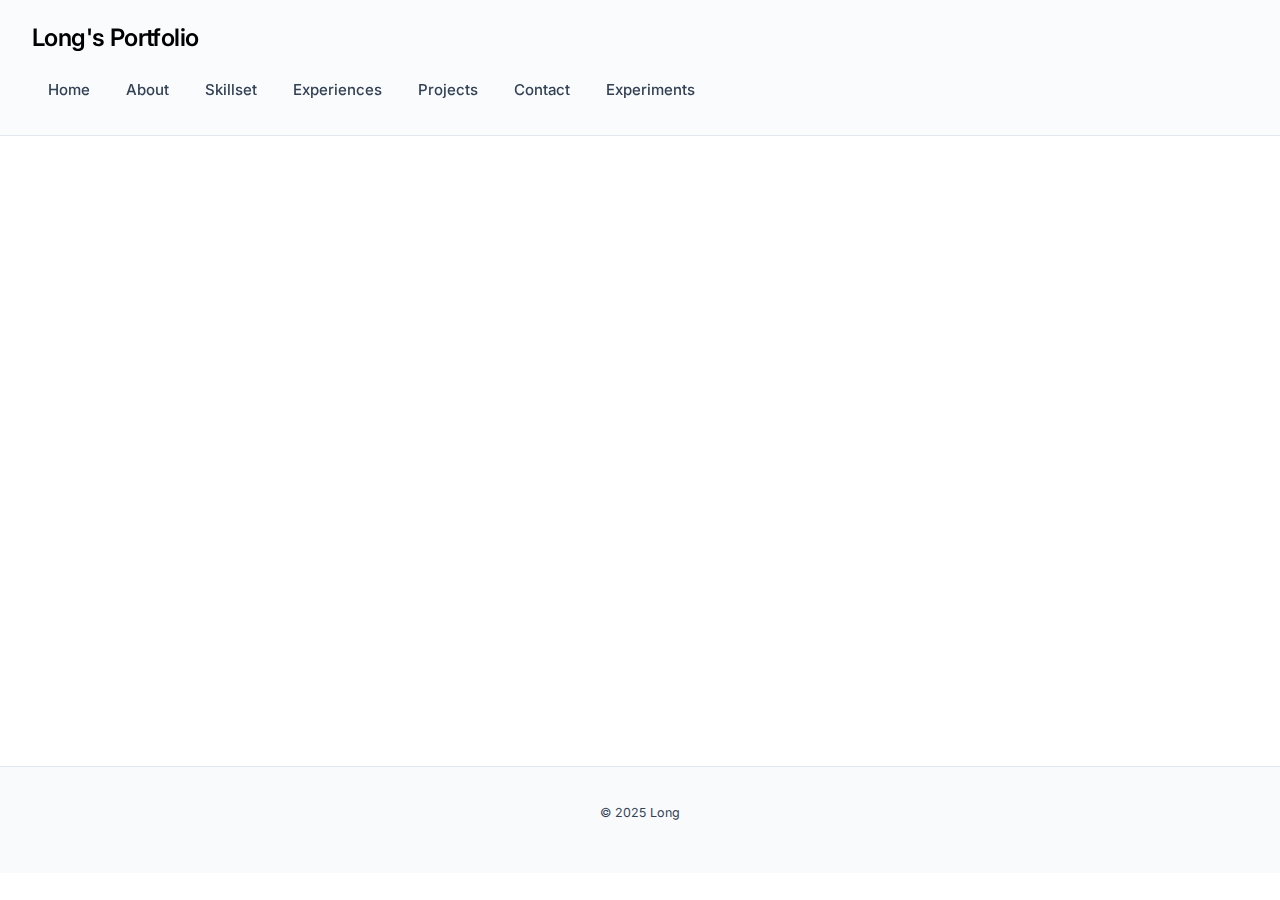
<file: index.html>
<!DOCTYPE html>
<html lang="en">
  <head>
    <meta charset="UTF-8" />
    <meta name="viewport" content="width=device-width, initial-scale=1.0" />
    <title>Long's Portfolio</title>

    <link rel="stylesheet" href="styles.css" />
  </head>
  <body>
    <noscript>javascript is disabled.</noscript>
    <header>
      <h1>Long's Portfolio</h1>
      <nav aria-label="Primary">
        <ul>
          <li><a href="index.html">Home</a></li>
          <li><a href="about.html">About</a></li>
          <li><a href="skillset.html">Skillset</a></li>
          <li><a href="experiences.html">Experiences</a></li>
          <li><a href="projects.html">Projects</a></li>
          <li><a href="contact.html">Contact</a></li>
          <li><a href="experiments.html">Experiments</a></li>
        </ul>
      </nav>
    </header>

    <main></main>

    <footer>
      <p><small>&copy; 2025 Long</small></p>
    </footer>
    <script>
      class HelloConsole extends HTMLElement {
        connectedCallback() {
          console.log("Hello world!");
        }
      }
      customElements.define("hello-console", HelloConsole);
    </script>
    <hello-console></hello-console>
    <script src="scripts.js"></script>
  </body>
</html>
</file>
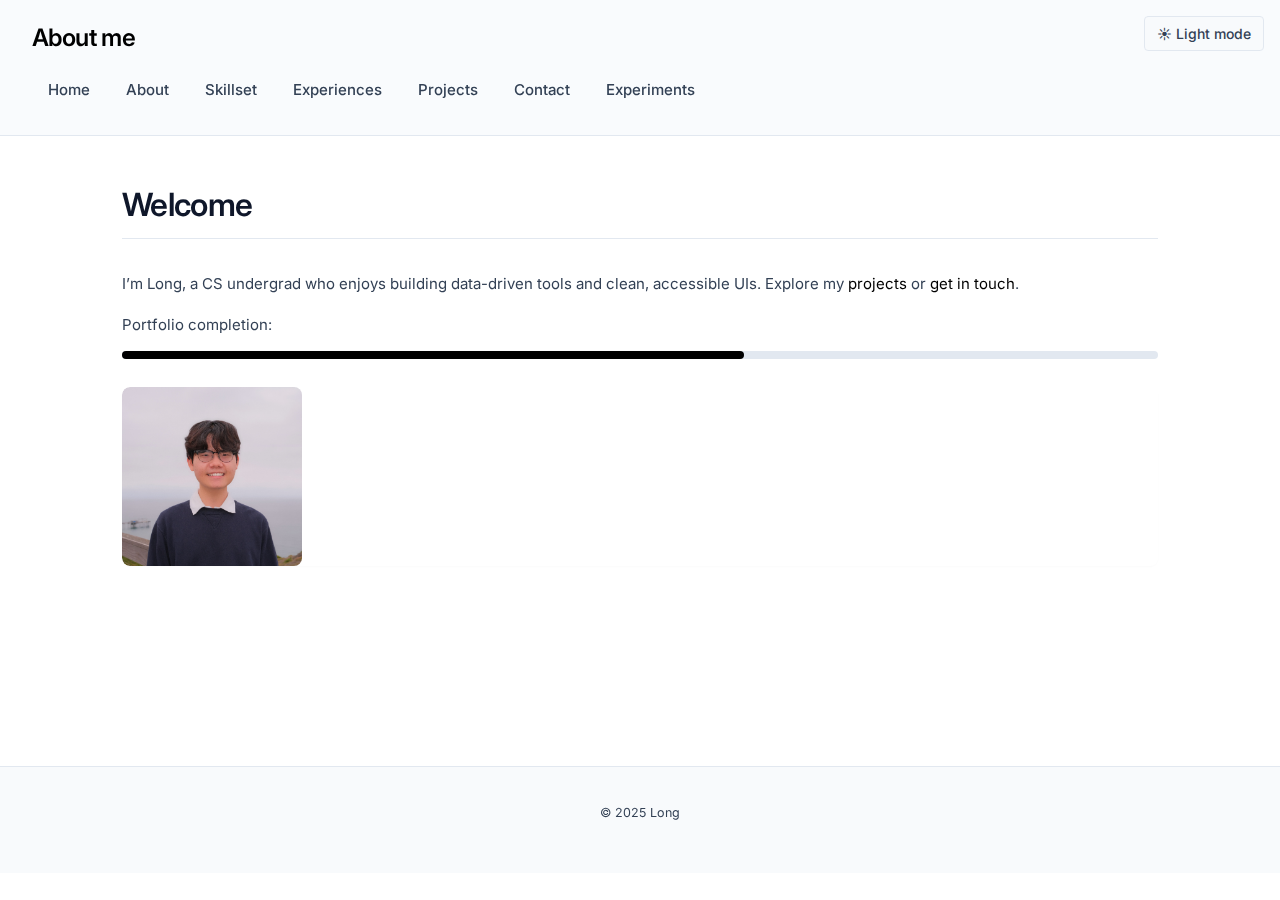
<file: about.html>
<!DOCTYPE html>
<html lang="en">
  <head>
    <meta charset="UTF-8" />
    <meta name="viewport" content="width=device-width, initial-scale=1.0" />
    <title>About me</title>

    <link rel="stylesheet" href="styles.css" />
  </head>
  <body>
    <button
      id="theme-toggle"
      hidden
      type="button"
      aria-label="Toggle color theme"
    ></button>
    <header>
      <noscript>javascript is disabled.</noscript>
      <h1>About me</h1>
      <nav aria-label="Primary">
        <ul>
          <li><a href="index.html">Home</a></li>
          <li><a href="about.html">About</a></li>
          <li><a href="skillset.html">Skillset</a></li>
          <li><a href="experiences.html">Experiences</a></li>
          <li><a href="projects.html">Projects</a></li>
          <li><a href="contact.html">Contact</a></li>
          <li><a href="experiments.html">Experiments</a></li>
        </ul>
      </nav>
    </header>

    <main>
      <section aria-labelledby="intro">
        <h2 id="intro">Welcome</h2>
        <p>
          I’m Long, a CS undergrad who enjoys building data-driven tools and
          clean, accessible UIs. Explore my
          <a href="projects.html">projects</a> or
          <a href="contact.html">get in touch</a>.
        </p>

        <p>
          Portfolio completion: <progress value="60" max="100">60%</progress>
        </p>

        <picture>
          <source srcset="assets/headshot-320.jpg" media="(max-width: 600px)" />
          <img
            src="assets/linkedin.jpeg"
            alt="Headshot of Long at UCSD"
            width="180"
          />
        </picture>
      </section>
    </main>

    <footer>
      <p><small>&copy; 2025 Long</small></p>
    </footer>
    <script>
      class HelloConsole extends HTMLElement {
        connectedCallback() {
          console.log("Hello world!");
        }
      }
      customElements.define("hello-console", HelloConsole);
    </script>
    <hello-console></hello-console>
    <script src="scripts.js"></script>
  </body>
</html>
</file>
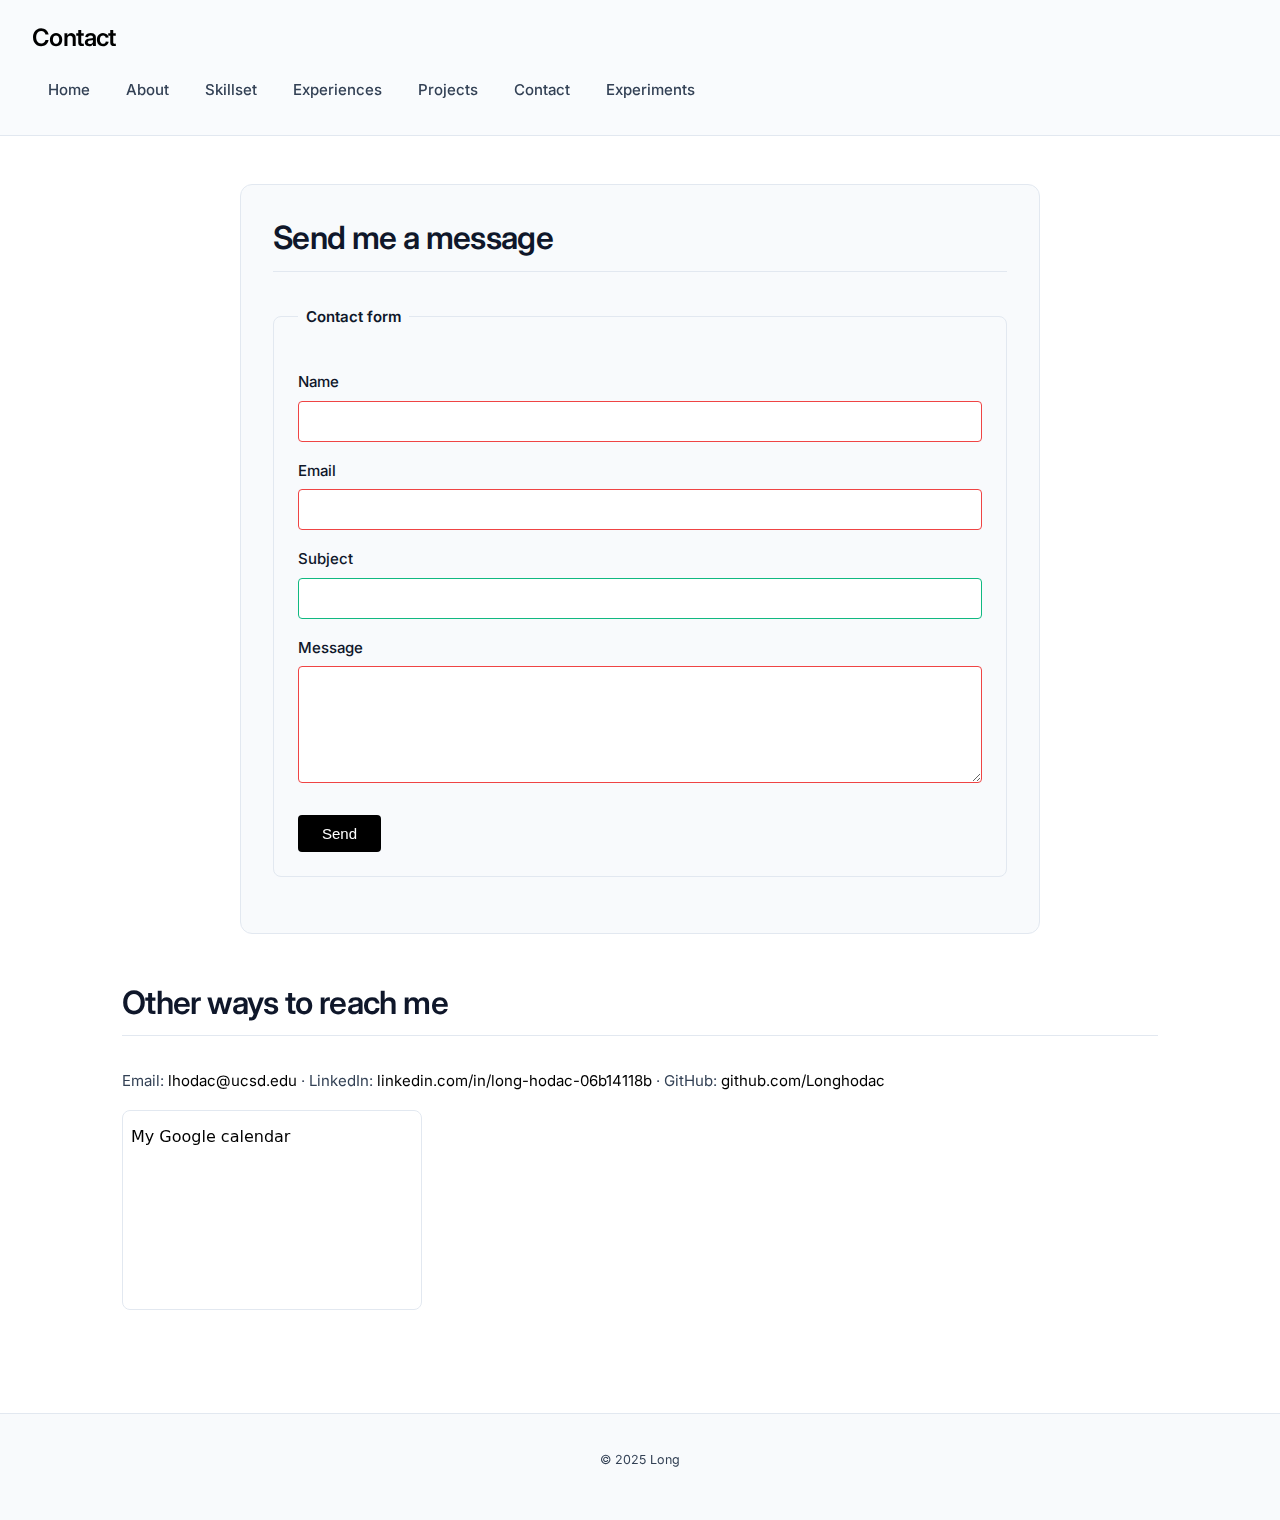
<file: contact.html>
<!DOCTYPE html>
<html lang="en">
  <head>
    <meta charset="UTF-8" />
    <meta name="viewport" content="width=device-width, initial-scale=1.0" />
    <title>Contact</title>

    <link rel="stylesheet" href="styles.css" />

  </head>
  <body>
    <noscript>javascript is disabled.</noscript>
    <header>
      <h1>Contact</h1>
      <nav aria-label="Primary">
        <ul>
          <li><a href="index.html">Home</a></li>
          <li><a href="about.html">About</a></li>
          <li><a href="skillset.html">Skillset</a></li>
          <li><a href="experiences.html">Experiences</a></li>
          <li><a href="projects.html">Projects</a></li>
          <li><a href="contact.html">Contact</a></li>
          <li><a href="experiments.html">Experiments</a></li>
        </ul>
      </nav>
    </header>

    <main>
      <section aria-labelledby="contact-form">
        <h2 id="contact-form">Send me a message</h2>

        <form action="#" method="post">
          <fieldset>
            <legend>Contact form</legend>

            <label for="name">Name</label>
            <input
              id="name"
              name="name"
              type="text"
              autocomplete="name"
              required
            />

            <label for="email">Email</label>
            <input
              id="email"
              name="email"
              type="email"
              autocomplete="email"
              required
            />

            <label for="subject">Subject</label>
            <input id="subject" name="subject" type="text" />

            <label for="message">Message</label>
            <textarea id="message" name="message" rows="5" required></textarea>

            <button type="submit">Send</button>
          </fieldset>
        </form>
      </section>

      <section aria-labelledby="alt-contact">
        <h2 id="alt-contact">Other ways to reach me</h2>
        <p>
          Email: <a href="mailto:lhodac@ucsd.edu">lhodac@ucsd.edu</a> ·
          LinkedIn:
          <a href="https://www.linkedin.com/in/long-hodac-06b14118b/"
            >linkedin.com/in/long-hodac-06b14118b</a
          >
          · GitHub:
          <a href="https://github.com/Longhodac">github.com/Longhodac</a>
        </p>

        <iframe
          title="Office/Map placeholder"
          width="300"
          height="200"
          srcdoc="<p style='font-family: system-ui'>My Google calendar</p>"
        >
        </iframe>
      </section>
    </main>

    <footer>
      <p><small>&copy; 2025 Long</small></p>
    </footer>
    <script>
      class HelloConsole extends HTMLElement {
        connectedCallback() {
          console.log("Hello world!");
        }
      }
      customElements.define("hello-console", HelloConsole);
    </script>
    <hello-console></hello-console>
    <script src="scripts.js"></script>
  </body>
</html>
</file>
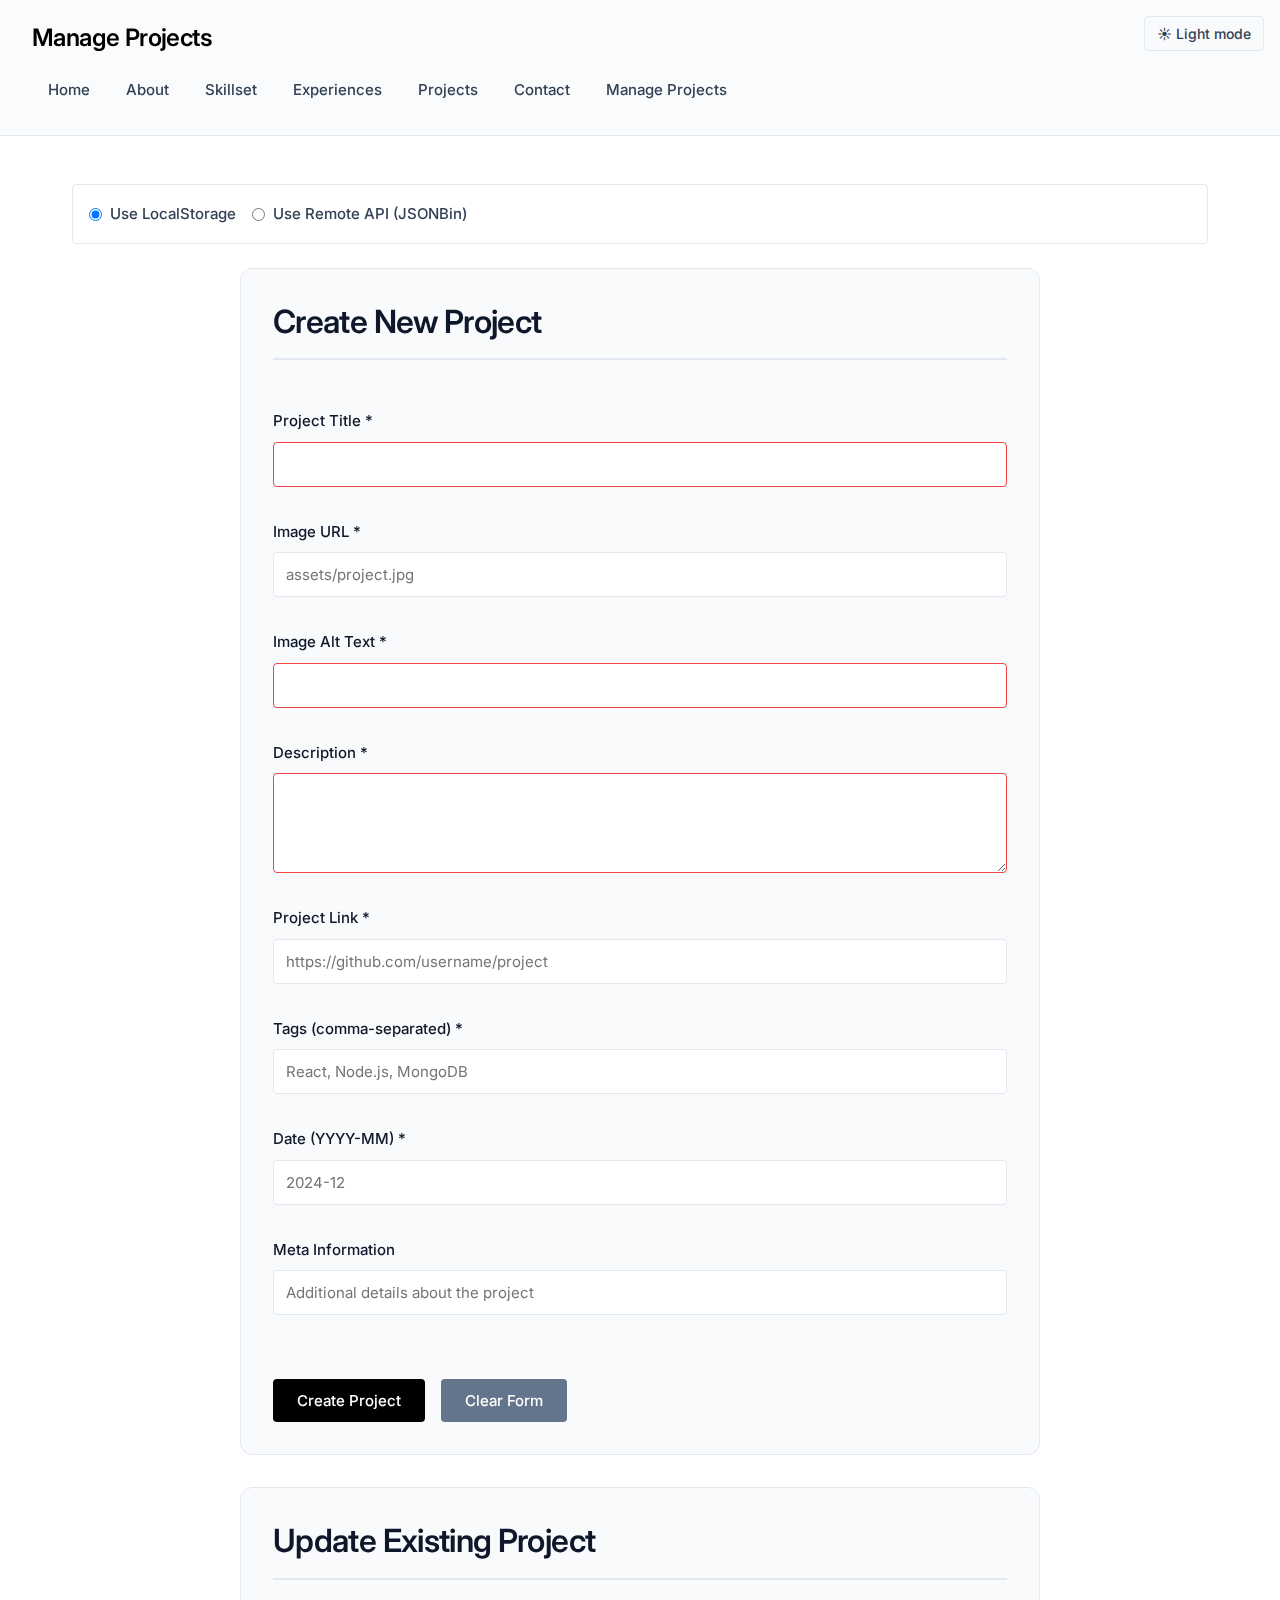
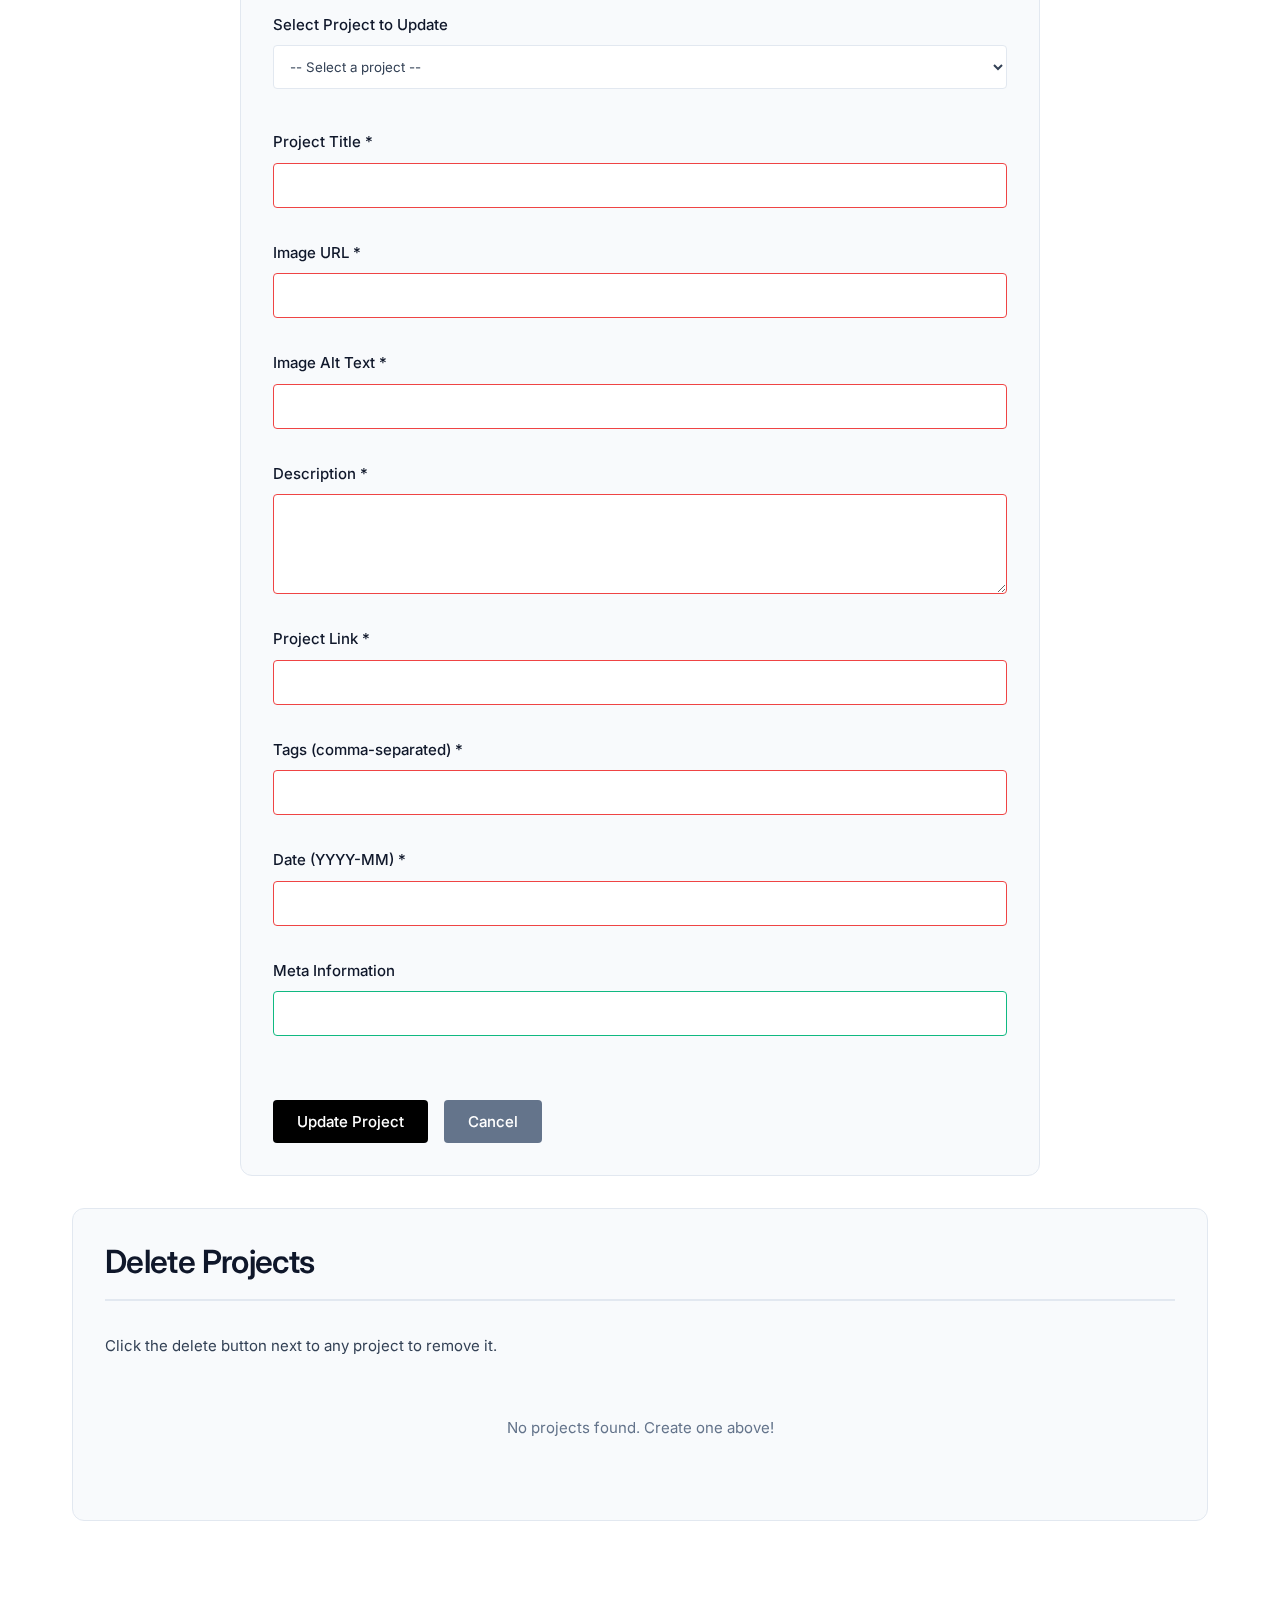
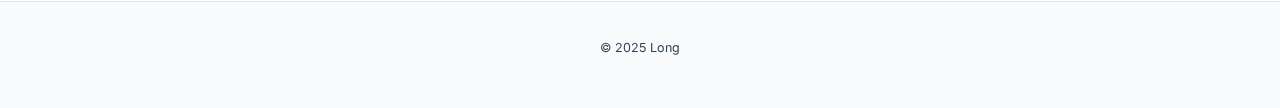
<file: crud.html>
<!DOCTYPE html>
<html lang="en">
  <head>
    <meta charset="UTF-8" />
    <meta name="viewport" content="width=device-width, initial-scale=1.0" />
    <title>Manage Projects - CRUD</title>
    <link rel="stylesheet" href="styles.css" />
    <style>
      .crud-container {
        max-width: 1200px;
        margin: 0 auto;
      }

      .crud-section {
        background: var(--surface-color);
        border: 1px solid var(--border-color);
        border-radius: var(--radius-lg);
        padding: 2rem;
        margin-bottom: 2rem;
      }

      .crud-section h2 {
        margin-top: 0;
        border-bottom: 2px solid var(--border-color);
        padding-bottom: 1rem;
      }

      .form-grid {
        display: grid;
        gap: 1rem;
      }

      .form-group {
        display: flex;
        flex-direction: column;
      }

      .form-group label {
        font-weight: 500;
        margin-bottom: 0.5rem;
        color: var(--primary-color);
      }

      .form-group input,
      .form-group textarea,
      .form-group select {
        padding: 0.75rem;
        border: 1px solid var(--border-color);
        border-radius: var(--radius-sm);
        font-family: var(--main-font);
        background: var(--bg-color);
        color: var(--text-color);
      }

      .form-group textarea {
        min-height: 100px;
        resize: vertical;
      }

      .btn-group {
        display: flex;
        gap: 1rem;
        margin-top: 1.5rem;
      }

      .btn {
        padding: 0.75rem 1.5rem;
        border: none;
        border-radius: var(--radius-sm);
        font-weight: 500;
        cursor: pointer;
        transition: all 0.2s;
        font-family: var(--main-font);
      }

      .btn-primary {
        background: var(--accent-color);
        color: var(--bg-color);
      }

      .btn-secondary {
        background: var(--secondary-color);
        color: var(--bg-color);
      }

      .btn-danger {
        background: #ef4444;
        color: white;
      }

      .btn:hover {
        opacity: 0.9;
        transform: translateY(-1px);
      }

      .project-list {
        display: grid;
        gap: 1rem;
        margin-top: 1.5rem;
      }

      .project-item {
        display: flex;
        justify-content: space-between;
        align-items: center;
        padding: 1rem;
        background: var(--bg-color);
        border: 1px solid var(--border-color);
        border-radius: var(--radius-sm);
      }

      .project-info h3 {
        margin: 0 0 0.5rem 0;
        font-size: 1.1rem;
      }

      .project-info p {
        margin: 0;
        color: var(--text-light);
        font-size: 0.875rem;
      }

      .project-actions {
        display: flex;
        gap: 0.5rem;
      }

      .btn-small {
        padding: 0.5rem 1rem;
        font-size: 0.875rem;
      }

      .storage-toggle {
        display: flex;
        gap: 1rem;
        margin-bottom: 1.5rem;
        padding: 1rem;
        background: var(--bg-color);
        border-radius: var(--radius-sm);
        border: 1px solid var(--border-color);
      }

      .storage-toggle label {
        display: flex;
        align-items: center;
        gap: 0.5rem;
        cursor: pointer;
        font-weight: 500;
      }

      .status-message {
        padding: 1rem;
        border-radius: var(--radius-sm);
        margin-bottom: 1rem;
        display: none;
      }

      .status-message.success {
        background: #dcfce7;
        color: #166534;
        border: 1px solid #86efac;
        display: block;
      }

      .status-message.error {
        background: #fee2e2;
        color: #991b1b;
        border: 1px solid #fca5a5;
        display: block;
      }
    </style>
  </head>
  <body>
    <button
      id="theme-toggle"
      hidden
      type="button"
      aria-label="Toggle color theme"
    ></button>

    <header>
      <h1>Manage Projects</h1>
      <nav aria-label="Primary">
        <ul>
          <li><a href="index.html">Home</a></li>
          <li><a href="about.html">About</a></li>
          <li><a href="skillset.html">Skillset</a></li>
          <li><a href="experiences.html">Experiences</a></li>
          <li><a href="projects.html">Projects</a></li>
          <li><a href="contact.html">Contact</a></li>
          <li><a href="crud.html">Manage Projects</a></li>
        </ul>
      </nav>
    </header>

    <main class="crud-container">
      <div id="status-message" class="status-message"></div>

      <div class="storage-toggle">
        <label>
          <input type="radio" name="storage" value="local" checked />
          Use LocalStorage
        </label>
        <label>
          <input type="radio" name="storage" value="remote" />
          Use Remote API (JSONBin)
        </label>
      </div>

      <!-- CREATE Section -->
      <section class="crud-section">
        <h2>Create New Project</h2>
        <form id="create-form" class="form-grid">
          <div class="form-group">
            <label for="create-title">Project Title *</label>
            <input type="text" id="create-title" required />
          </div>

          <div class="form-group">
            <label for="create-image">Image URL *</label>
            <input type="url" id="create-image" required placeholder="assets/project.jpg" />
          </div>

          <div class="form-group">
            <label for="create-alt">Image Alt Text *</label>
            <input type="text" id="create-alt" required />
          </div>

          <div class="form-group">
            <label for="create-description">Description *</label>
            <textarea id="create-description" required></textarea>
          </div>

          <div class="form-group">
            <label for="create-link">Project Link *</label>
            <input type="url" id="create-link" required placeholder="https://github.com/username/project" />
          </div>

          <div class="form-group">
            <label for="create-tags">Tags (comma-separated) *</label>
            <input type="text" id="create-tags" required placeholder="React, Node.js, MongoDB" />
          </div>

          <div class="form-group">
            <label for="create-date">Date (YYYY-MM) *</label>
            <input type="text" id="create-date" required placeholder="2024-12" pattern="\d{4}-\d{2}" />
          </div>

          <div class="form-group">
            <label for="create-meta">Meta Information</label>
            <input type="text" id="create-meta" placeholder="Additional details about the project" />
          </div>

          <div class="btn-group">
            <button type="submit" class="btn btn-primary">Create Project</button>
            <button type="reset" class="btn btn-secondary">Clear Form</button>
          </div>
        </form>
      </section>

      <!-- UPDATE Section -->
      <section class="crud-section">
        <h2>Update Existing Project</h2>
        <div class="form-group">
          <label for="update-select">Select Project to Update</label>
          <select id="update-select">
            <option value="">-- Select a project --</option>
          </select>
        </div>

        <form id="update-form" class="form-grid" style="margin-top: 1.5rem;">
          <input type="hidden" id="update-index" />

          <div class="form-group">
            <label for="update-title">Project Title *</label>
            <input type="text" id="update-title" required />
          </div>

          <div class="form-group">
            <label for="update-image">Image URL *</label>
            <input type="url" id="update-image" required />
          </div>

          <div class="form-group">
            <label for="update-alt">Image Alt Text *</label>
            <input type="text" id="update-alt" required />
          </div>

          <div class="form-group">
            <label for="update-description">Description *</label>
            <textarea id="update-description" required></textarea>
          </div>

          <div class="form-group">
            <label for="update-link">Project Link *</label>
            <input type="url" id="update-link" required />
          </div>

          <div class="form-group">
            <label for="update-tags">Tags (comma-separated) *</label>
            <input type="text" id="update-tags" required />
          </div>

          <div class="form-group">
            <label for="update-date">Date (YYYY-MM) *</label>
            <input type="text" id="update-date" required pattern="\d{4}-\d{2}" />
          </div>

          <div class="form-group">
            <label for="update-meta">Meta Information</label>
            <input type="text" id="update-meta" />
          </div>

          <div class="btn-group">
            <button type="submit" class="btn btn-primary">Update Project</button>
            <button type="button" class="btn btn-secondary" id="cancel-update">Cancel</button>
          </div>
        </form>
      </section>

      <!-- DELETE Section -->
      <section class="crud-section">
        <h2>Delete Projects</h2>
        <p>Click the delete button next to any project to remove it.</p>
        <div id="delete-list" class="project-list">
          <!-- Projects will be loaded here -->
        </div>
      </section>
    </main>

    <footer>
      <p><small>&copy; 2025 Long</small></p>
    </footer>

    <script>
      class HelloConsole extends HTMLElement {
        connectedCallback() {
          console.log("Hello world!");
        }
      }
      customElements.define("hello-console", HelloConsole);
    </script>
    <hello-console></hello-console>
    <script src="scripts.js"></script>
    <script src="crud-operations.js"></script>
  </body>
</html>
</file>
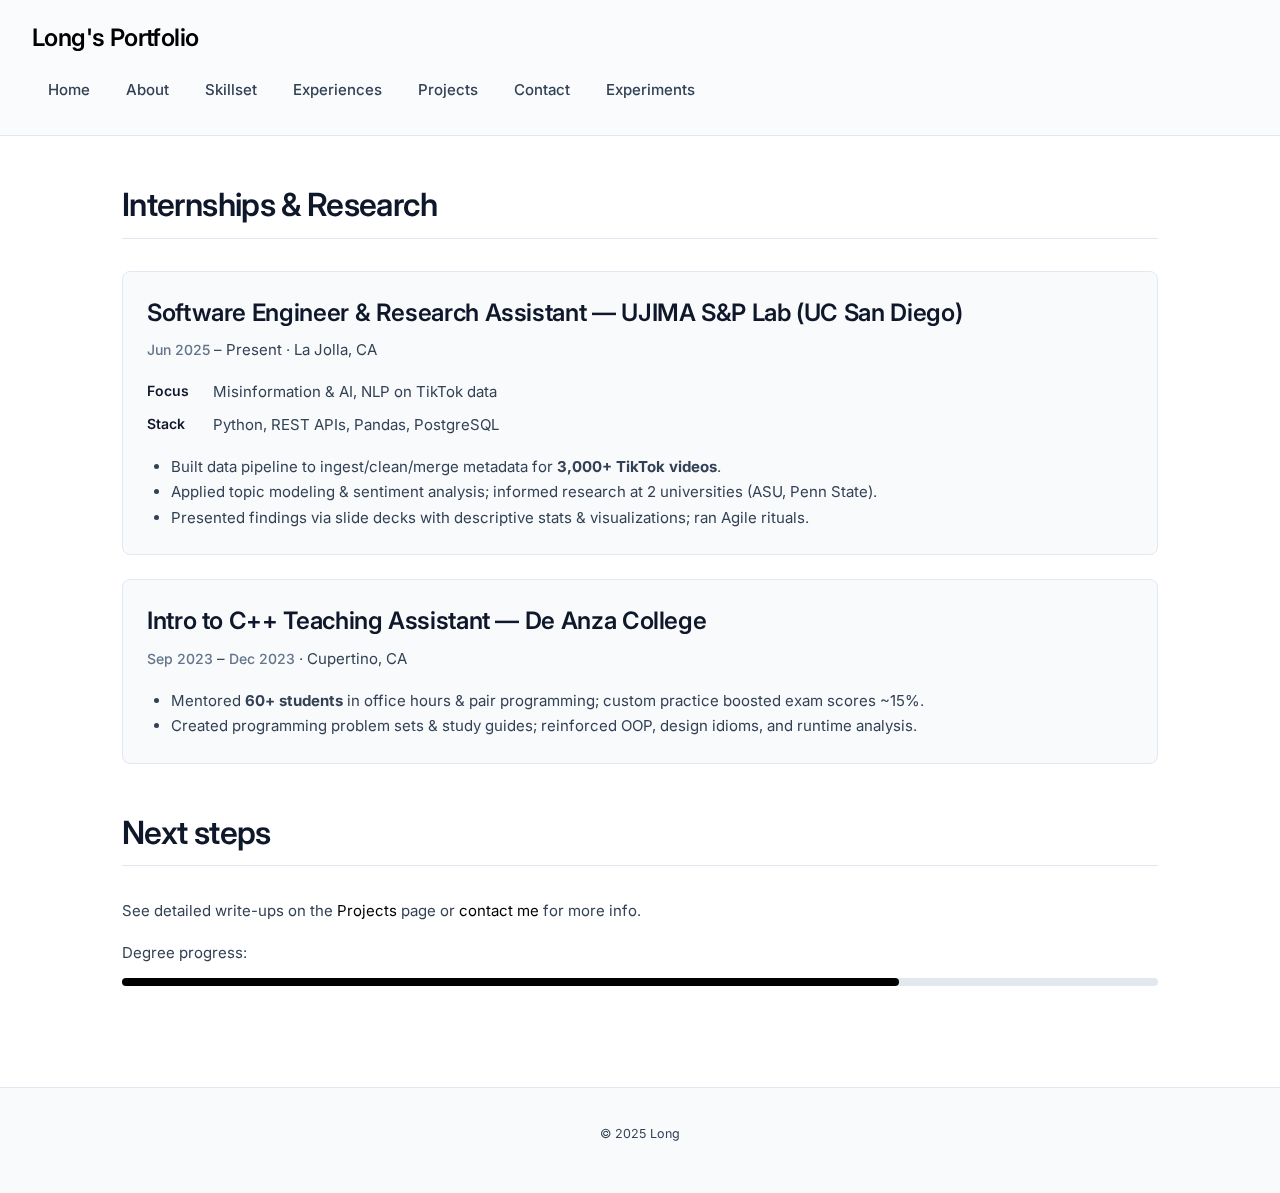
<file: experiences.html>
<!DOCTYPE html>
<html lang="en">
  <head>
    <meta charset="UTF-8" />
    <meta name="viewport" content="width=device-width, initial-scale=1.0" />
    <title>Experiences</title>

    <link rel="stylesheet" href="styles.css" />

  </head>
  <body>
    <noscript>javascript is disabled.</noscript>
    <header>
      <h1>Long's Portfolio</h1>
      <nav aria-label="Primary">
        <ul>
          <li><a href="index.html">Home</a></li>
          <li><a href="about.html">About</a></li>
          <li><a href="skillset.html">Skillset</a></li>
          <li><a href="experiences.html">Experiences</a></li>
          <li><a href="projects.html">Projects</a></li>
          <li><a href="contact.html">Contact</a></li>
          <li><a href="experiments.html">Experiments</a></li>
        </ul>
      </nav>
    </header>

    <main>
      <section id="internships" aria-labelledby="internships-h2">
        <h2 id="internships-h2">Internships & Research</h2>

        <experience-item role="article" aria-labelledby="ujima-title">
          <h3 id="ujima-title">
            Software Engineer & Research Assistant — UJIMA S&P Lab (UC San
            Diego)
          </h3>
          <p>
            <time datetime="2025-06">Jun 2025</time> – Present · La Jolla, CA
          </p>
          <dl>
            <dt>Focus</dt>
            <dd>Misinformation &amp; AI, NLP on TikTok data</dd>
            <dt>Stack</dt>
            <dd>Python, REST APIs, Pandas, PostgreSQL</dd>
          </dl>
          <ul>
            <li>
              Built data pipeline to ingest/clean/merge metadata for
              <strong>3,000+ TikTok videos</strong>.
            </li>
            <li>
              Applied topic modeling &amp; sentiment analysis; informed research
              at 2 universities (ASU, Penn State).
            </li>
            <li>
              Presented findings via slide decks with descriptive stats &amp;
              visualizations; ran Agile rituals.
            </li>
          </ul>
        </experience-item>

        <experience-item role="article" aria-labelledby="deanza-title">
          <h3 id="deanza-title">
            Intro to C++ Teaching Assistant — De Anza College
          </h3>
          <p>
            <time datetime="2023-09">Sep 2023</time> –
            <time datetime="2023-12">Dec 2023</time> · Cupertino, CA
          </p>
          <ul>
            <li>
              Mentored <strong>60+ students</strong> in office hours &amp; pair
              programming; custom practice boosted exam scores ~15%.
            </li>
            <li>
              Created programming problem sets &amp; study guides; reinforced
              OOP, design idioms, and runtime analysis.
            </li>
          </ul>
        </experience-item>
      </section>

      <section aria-labelledby="next-steps">
        <h2 id="next-steps">Next steps</h2>
        <p>
          See detailed write-ups on the
          <a href="projects.html">Projects</a> page or
          <a href="contact.html">contact me</a> for more info.
        </p>
        <p>Degree progress: <progress value="75" max="100">75%</progress></p>
      </section>
    </main>

    <footer>
      <p><small>&copy; 2025 Long</small></p>
    </footer>
    <script>
      class HelloConsole extends HTMLElement {
        connectedCallback() {
          console.log("Hello world!");
        }
      }
      customElements.define("hello-console", HelloConsole);
    </script>
    <hello-console></hello-console>
    <script src="scripts.js"></script>
  </body>
</html>
</file>
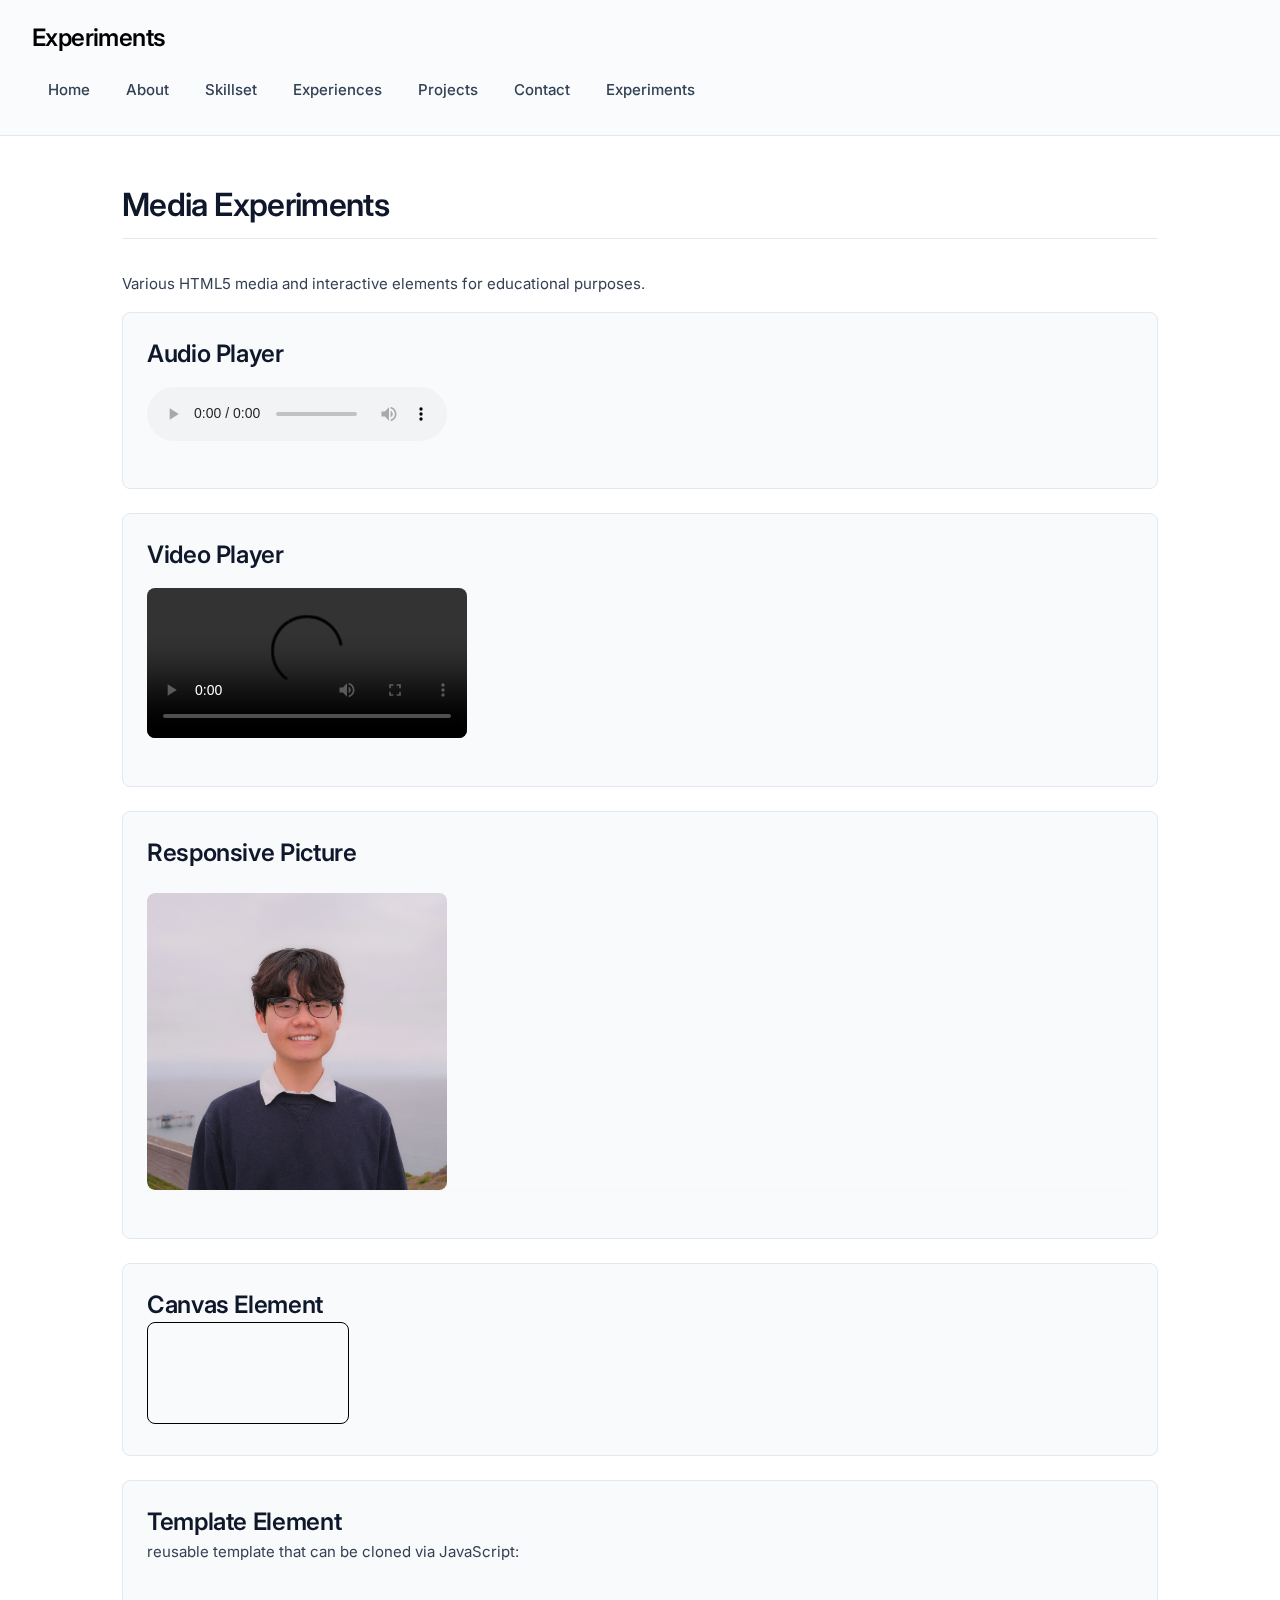
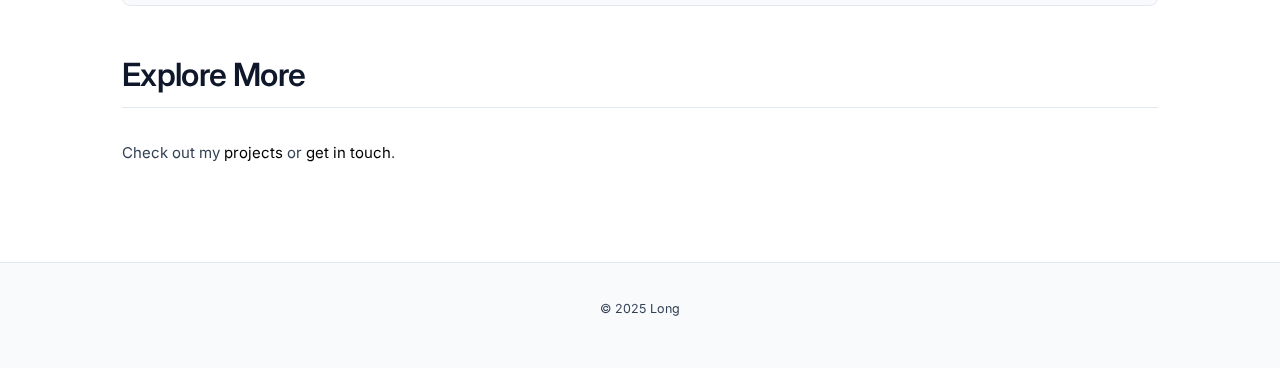
<file: experiments.html>
<!DOCTYPE html>
<html lang="en">
  <head>
    <meta charset="UTF-8" />
    <meta name="viewport" content="width=device-width, initial-scale=1.0" />
    <title>Experiments</title>

    <link rel="stylesheet" href="styles.css" />

  </head>
  <body>
    <noscript>javascript is disabled.</noscript>
    <header>
      <h1>Experiments</h1>
      <nav aria-label="Primary">
        <ul>
          <li><a href="index.html">Home</a></li>
          <li><a href="about.html">About</a></li>
          <li><a href="skillset.html">Skillset</a></li>
          <li><a href="experiences.html">Experiences</a></li>
          <li><a href="projects.html">Projects</a></li>
          <li><a href="contact.html">Contact</a></li>
          <li><a href="experiments.html">Experiments</a></li>
        </ul>
      </nav>
    </header>

    <main>
      <section aria-labelledby="media-experiments">
        <h2 id="media-experiments">Media Experiments</h2>
        <p>
          Various HTML5 media and interactive elements for educational purposes.
        </p>

        <article aria-labelledby="audio-demo">
          <h3 id="audio-demo">Audio Player</h3>
          <audio controls>
            <source
              src="https://www.soundhelix.com/examples/mp3/SoundHelix-Song-1.mp3"
              type="audio/mpeg"
            />
            Your browser doesn't support the audio element.
          </audio>
        </article>

        <article aria-labelledby="video-demo">
          <h3 id="video-demo">Video Player</h3>
          <video controls width="320">
            <source
              src="https://www.w3schools.com/html/mov_bbb.mp4"
              type="video/mp4"
            />
            Your browser doesn't support the video element.
          </video>
        </article>

        <article aria-labelledby="picture-demo">
          <h3 id="picture-demo">Responsive Picture</h3>
          <picture>
            <source srcset="assets/test-320.jpg" media="(max-width: 600px)" />
            <img
              src="assets/linkedin.jpeg"
              alt="Test image for experiments"
              width="300"
            />
          </picture>
        </article>

        <article aria-labelledby="canvas-demo">
          <h3 id="canvas-demo">Canvas Element</h3>
          <canvas
            id="myCanvas"
            width="200"
            height="100"
            style="border: 1px solid #000"
          >
            Canvas not supported in your browser.
          </canvas>
        </article>

        <article aria-labelledby="template-demo">
          <h3 id="template-demo">Template Element</h3>
          <p>reusable template that can be cloned via JavaScript:</p>
          <template id="myTemplate">
            <div>
              <h4>Template Content</h4>
              <p>
                A template tag and won't render until activated by JavaScript.
              </p>
            </div>
          </template>
        </article>
      </section>

      <section aria-labelledby="back-links">
        <h2 id="back-links">Explore More</h2>
        <p>
          Check out my <a href="projects.html">projects</a> or
          <a href="contact.html">get in touch</a>.
        </p>
      </section>
    </main>

    <footer>
      <p><small>&copy; 2025 Long</small></p>
    </footer>

    <script>
      class HelloConsole extends HTMLElement {
        connectedCallback() {
          console.log("Hello world!");
        }
      }
      customElements.define("hello-console", HelloConsole);
    </script>
    <hello-console></hello-console>
    <script src="scripts.js"></script>
  </body>
</html>
</file>
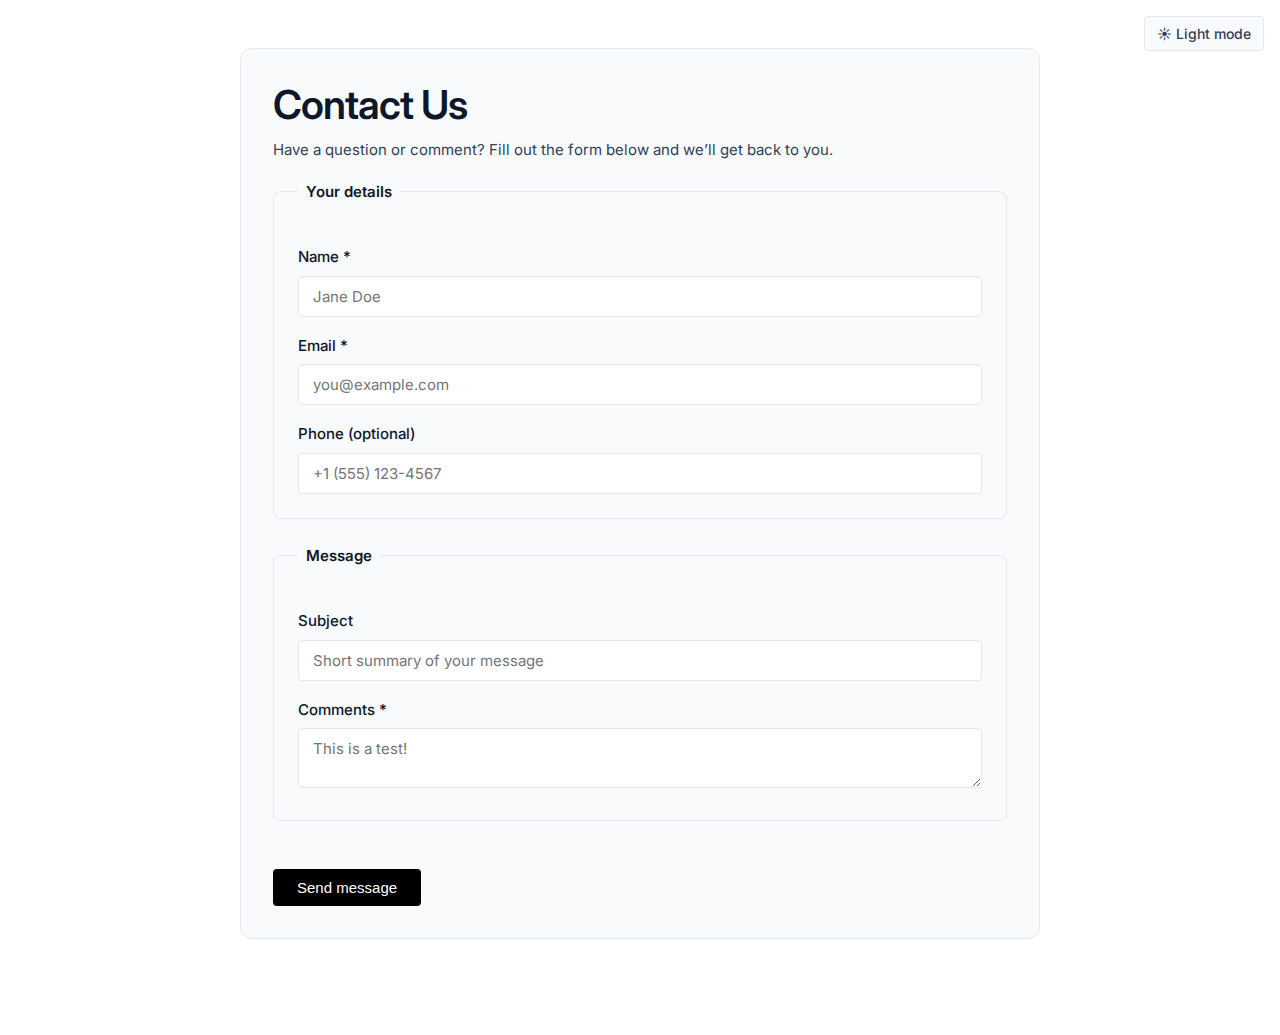
<file: form-no-js.html>
<!DOCTYPE html>
<html lang="en">
  <head>
    <meta charset="utf-8" />
    <title>Contact Form (No JS)</title>
    <meta name="viewport" content="width=device-width, initial-scale=1" />
    <link rel="stylesheet" href="styles.css" />
    <script src="scripts.js" defer></script>
  </head>
  <body>
    <!-- Theme toggle (Part 4) -->
    <button
      id="theme-toggle"
      hidden
      type="button"
      aria-label="Toggle color theme"
    ></button>

    <noscript>
      <p style="text-align: center; padding: 0.5rem; font-size: 0.9rem">
        Theme switching is limited because JavaScript is disabled.
      </p>
    </noscript>

    <main>
      <section class="form-card" aria-labelledby="contact-heading">
        <h1 id="contact-heading">Contact Us</h1>
        <p>
          Have a question or comment? Fill out the form below and we’ll get back
          to you.
        </p>

        <form action="https://httpbin.org/post" method="post">
          <fieldset>
            <legend>Your details</legend>

            <div class="form-field">
              <label for="name">
                Name <span class="required" aria-hidden="true">*</span>
              </label>
              <input
                type="text"
                id="name"
                name="name"
                required
                autocomplete="name"
                minlength="2"
                maxlength="50"
                pattern="[A-Za-z .'-]{2,50}"
                placeholder="Jane Doe"
              />
            </div>

            <div class="form-field">
              <label for="email">
                Email <span class="required" aria-hidden="true">*</span>
              </label>
              <input
                type="email"
                id="email"
                name="email"
                required
                autocomplete="email"
                minlength="5"
                maxlength="80"
                placeholder="you@example.com"
              />
            </div>

            <div class="form-field">
              <label for="phone"> Phone (optional) </label>
              <input
                type="tel"
                id="phone"
                name="phone"
                autocomplete="tel"
                maxlength="20"
                pattern="[0-9()+ .-]*"
                placeholder="+1 (555) 123-4567"
              />
            </div>
          </fieldset>

          <fieldset>
            <legend>Message</legend>

            <div class="form-field">
              <label for="subject"> Subject </label>
              <input
                type="text"
                id="subject"
                name="subject"
                maxlength="80"
                pattern="[A-Za-z0-9 ,.'?!-]{0,80}"
                placeholder="Short summary of your message"
              />
            </div>

            <div class="form-field">
              <label for="comments">
                Comments <span class="required" aria-hidden="true">*</span>
              </label>
              <textarea
                id="comments"
                name="comments"
                required
                minlength="5"
                maxlength="500"
                placeholder="This is a test!"
              ></textarea>
            </div>
          </fieldset>

          <input type="hidden" name="possible_bot" value="true" />

          <div class="messages">
            <output
              id="error-message"
              class="message-error"
              aria-live="polite"
            ></output>
            <output
              id="info-message"
              class="message-info"
              aria-live="polite"
            ></output>
          </div>

          <button type="submit">Send message</button>
        </form>
      </section>
    </main>
  </body>
</html>
</file>
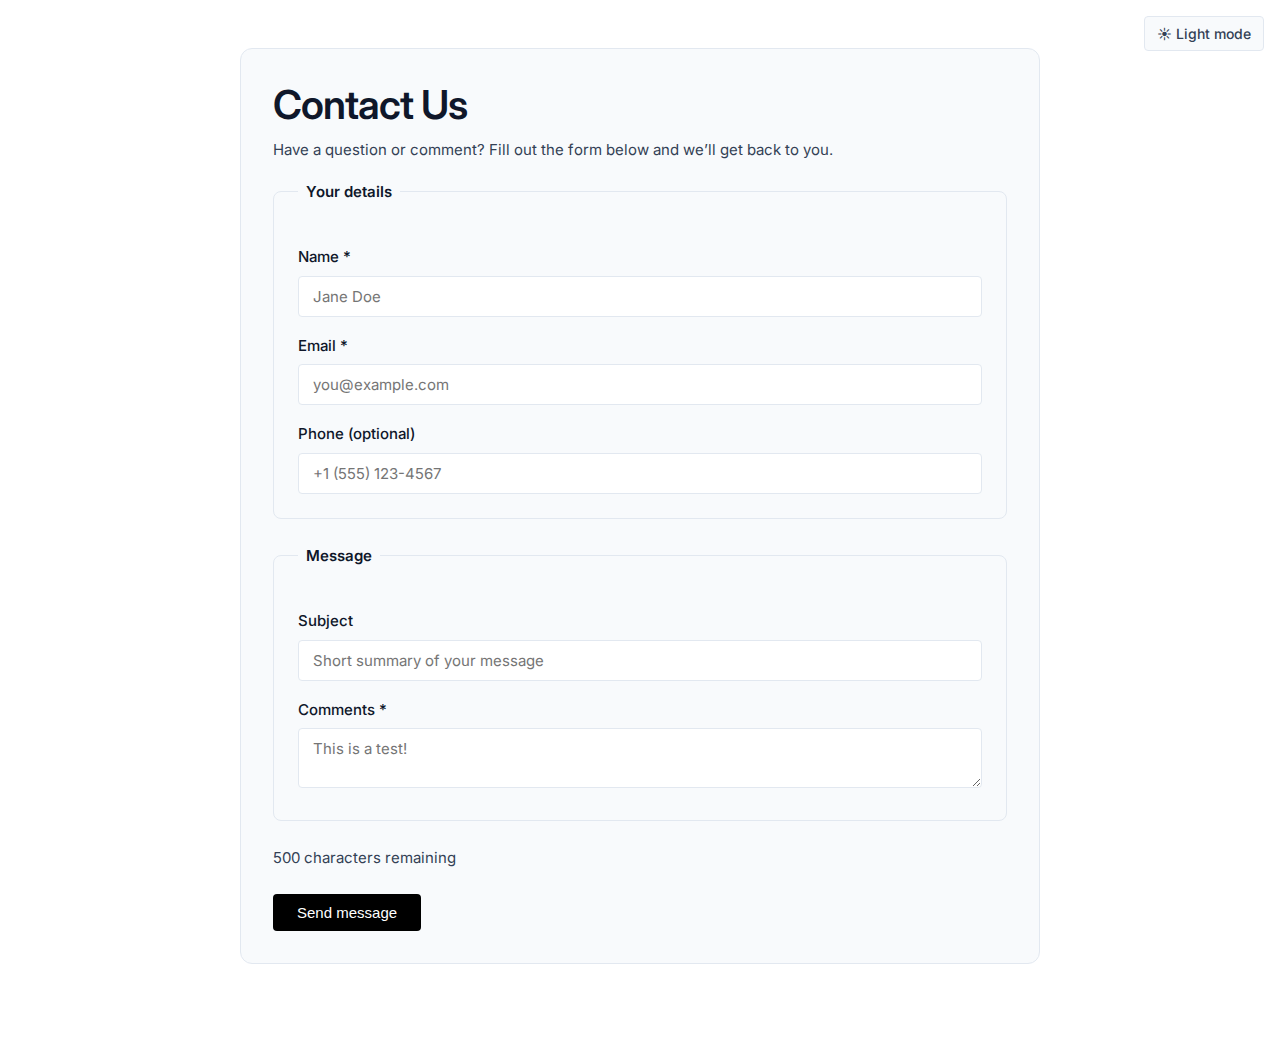
<file: form-with-js.html>
<!DOCTYPE html>
<html lang="en">
  <head>
    <meta charset="utf-8" />
    <title>Contact Form (No JS)</title>
    <meta name="viewport" content="width=device-width, initial-scale=1" />
    <link rel="stylesheet" href="styles.css" />
    <script src="scripts.js" defer></script>

  </head>
  <body>
    <button
      id="theme-toggle"
      hidden
      type="button"
      aria-label="Toggle color theme"
    ></button>

    <noscript>
      <p style="text-align: center; padding: 0.5rem; font-size: 0.9rem">
        Theme switching is limited because JavaScript is disabled.
      </p>
    </noscript>
    <main>
      <section class="form-card" aria-labelledby="contact-heading">
        <h1 id="contact-heading">Contact Us</h1>
        <p>
          Have a question or comment? Fill out the form below and we’ll get back
          to you.
        </p>

        <form action="https://httpbin.org/post" method="post" novalidate>
          <fieldset>
            <legend>Your details</legend>

            <div class="form-field">
              <label for="name">
                Name <span class="required" aria-hidden="true">*</span>
              </label>
              <input
                type="text"
                id="name"
                name="name"
                required
                autocomplete="name"
                minlength="2"
                maxlength="50"
                pattern="[A-Za-z .'-]{2,50}"
                placeholder="Jane Doe"
              />
            </div>

            <div class="form-field">
              <label for="email">
                Email <span class="required" aria-hidden="true">*</span>
              </label>
              <input
                type="email"
                id="email"
                name="email"
                required
                autocomplete="email"
                minlength="5"
                maxlength="80"
                placeholder="you@example.com"
              />
            </div>

            <div class="form-field">
              <label for="phone"> Phone (optional) </label>
              <input
                type="tel"
                id="phone"
                name="phone"
                autocomplete="tel"
                maxlength="20"
                pattern="[0-9()+ .-]*"
                placeholder="+1 (555) 123-4567"
              />
            </div>
          </fieldset>

          <fieldset>
            <legend>Message</legend>

            <div class="form-field">
              <label for="subject"> Subject </label>
              <input
                type="text"
                id="subject"
                name="subject"
                maxlength="80"
                pattern="[A-Za-z0-9 ,.'?!-]{0,80}"
                placeholder="Short summary of your message"
              />
            </div>

            <div class="form-field">
              <label for="comments">
                Comments <span class="required" aria-hidden="true">*</span>
              </label>
              <textarea
                id="comments"
                name="comments"
                required
                minlength="5"
                maxlength="500"
                placeholder="This is a test!"
              ></textarea>
            </div>
          </fieldset>

          <input type="hidden" name="possible_bot" value="true" />
          <input type="hidden" name="form-errors" id="form-errors" />

          <div class="messages">
            <output id="error-message" class="message-error"></output>
            <output id="info-message" class="message-info"></output>
          </div>

          <button type="submit">Send message</button>
        </form>
      </section>
    </main>

    <script>
      document.addEventListener("DOMContentLoaded", () => {
        const form = document.querySelector("form");
        const errorOutput = document.getElementById("error-message");
        const infoOutput = document.getElementById("info-message");
        const textarea = document.getElementById("comments");
        const formErrorsField = document.getElementById("form-errors");

        const formErrors = [];

        const patternFields = [
          { selector: "#name", allowed: "A-Za-z .'-" },
          { selector: "#subject", allowed: "A-Za-z0-9 ,.'?!-" },
          { selector: "#phone", allowed: "0-9()+ .-" },
        ];

        patternFields.forEach((conf) => {
          const field = document.querySelector(conf.selector);
          if (!field) return;

          const allowedRegex = new RegExp("^[" + conf.allowed + "]*$");
          const stripRegex = new RegExp("[^" + conf.allowed + "]", "g");

          field.addEventListener("input", () => {
            if (!allowedRegex.test(field.value)) {
              field.value = field.value.replace(stripRegex, "");
              flashField(field, "You typed an illegal character.");
            }
          });
        });

        let flashTimeout;
        function flashField(field, message) {
          errorOutput.textContent = message;
          field.classList.add("flash");

          clearTimeout(flashTimeout);
          flashTimeout = setTimeout(() => {
            errorOutput.textContent = "";
            field.classList.remove("flash");
          }, 1500);
        }

        const maxLenAttr = textarea.getAttribute("maxlength");
        const maxLen = maxLenAttr ? parseInt(maxLenAttr, 10) : 500;

        function updateTextCount() {
          const remaining = maxLen - textarea.value.length;
          infoOutput.textContent = remaining + " characters remaining";

          if (remaining <= 50 && remaining >= 0) {
            infoOutput.classList.add("near-limit");
          } else {
            infoOutput.classList.remove("near-limit");
          }

          if (remaining < 0) {
            textarea.setCustomValidity(
              "You have exceeded the maximum allowed length."
            );
          } else {
            textarea.setCustomValidity("");
          }
        }

        textarea.addEventListener("input", updateTextCount);
        updateTextCount();

        function validateField(field) {
          field.setCustomValidity("");

          const validity = field.validity;
          if (validity.valid) return;

          const label = form.querySelector('label[for="' + field.id + '"]');
          const fieldName = label
            ? label.textContent.trim().replace("*", "").trim()
            : field.name;

          if (validity.valueMissing) {
            field.setCustomValidity(fieldName + " is required.");
          } else if (validity.typeMismatch && field.type === "email") {
            field.setCustomValidity("Please enter a valid email address.");
          } else if (validity.tooShort) {
            field.setCustomValidity(fieldName + " is too short.");
          } else if (validity.tooLong) {
            field.setCustomValidity(fieldName + " is too long.");
          } else if (validity.patternMismatch) {
            field.setCustomValidity(
              fieldName + " contains invalid characters."
            );
          }
        }

        form.addEventListener("input", (e) => {
          const target = e.target;
          if (
            !(
              target instanceof HTMLInputElement ||
              target instanceof HTMLTextAreaElement
            )
          )
            return;

          validateField(target);
          errorOutput.textContent = "";
        });

        form.addEventListener("submit", (e) => {
          errorOutput.textContent = "";
          infoOutput.textContent = "";

          let hasErrorsThisAttempt = false;
          const attemptErrors = [];

          const fields = form.querySelectorAll("input, textarea");

          fields.forEach((field) => {
            if (field.type === "hidden") return;

            validateField(field);

            if (!field.checkValidity()) {
              hasErrorsThisAttempt = true;
              attemptErrors.push({
                field: field.name,
                value: field.value,
                message: field.validationMessage,
              });
            }
          });

          if (hasErrorsThisAttempt) {
            e.preventDefault();

            formErrors.push({
              attemptedAt: new Date().toISOString(),
              errors: attemptErrors,
            });

            errorOutput.textContent =
              "Please fix the highlighted fields before submitting.";

            form.reportValidity();
          } else {
            if (formErrorsField) {
              formErrorsField.value = JSON.stringify(formErrors);
            }

            infoOutput.textContent = "Thanks! Your message is being sent.";
          }
        });
      });
    </script>
  </body>
</html>
</file>
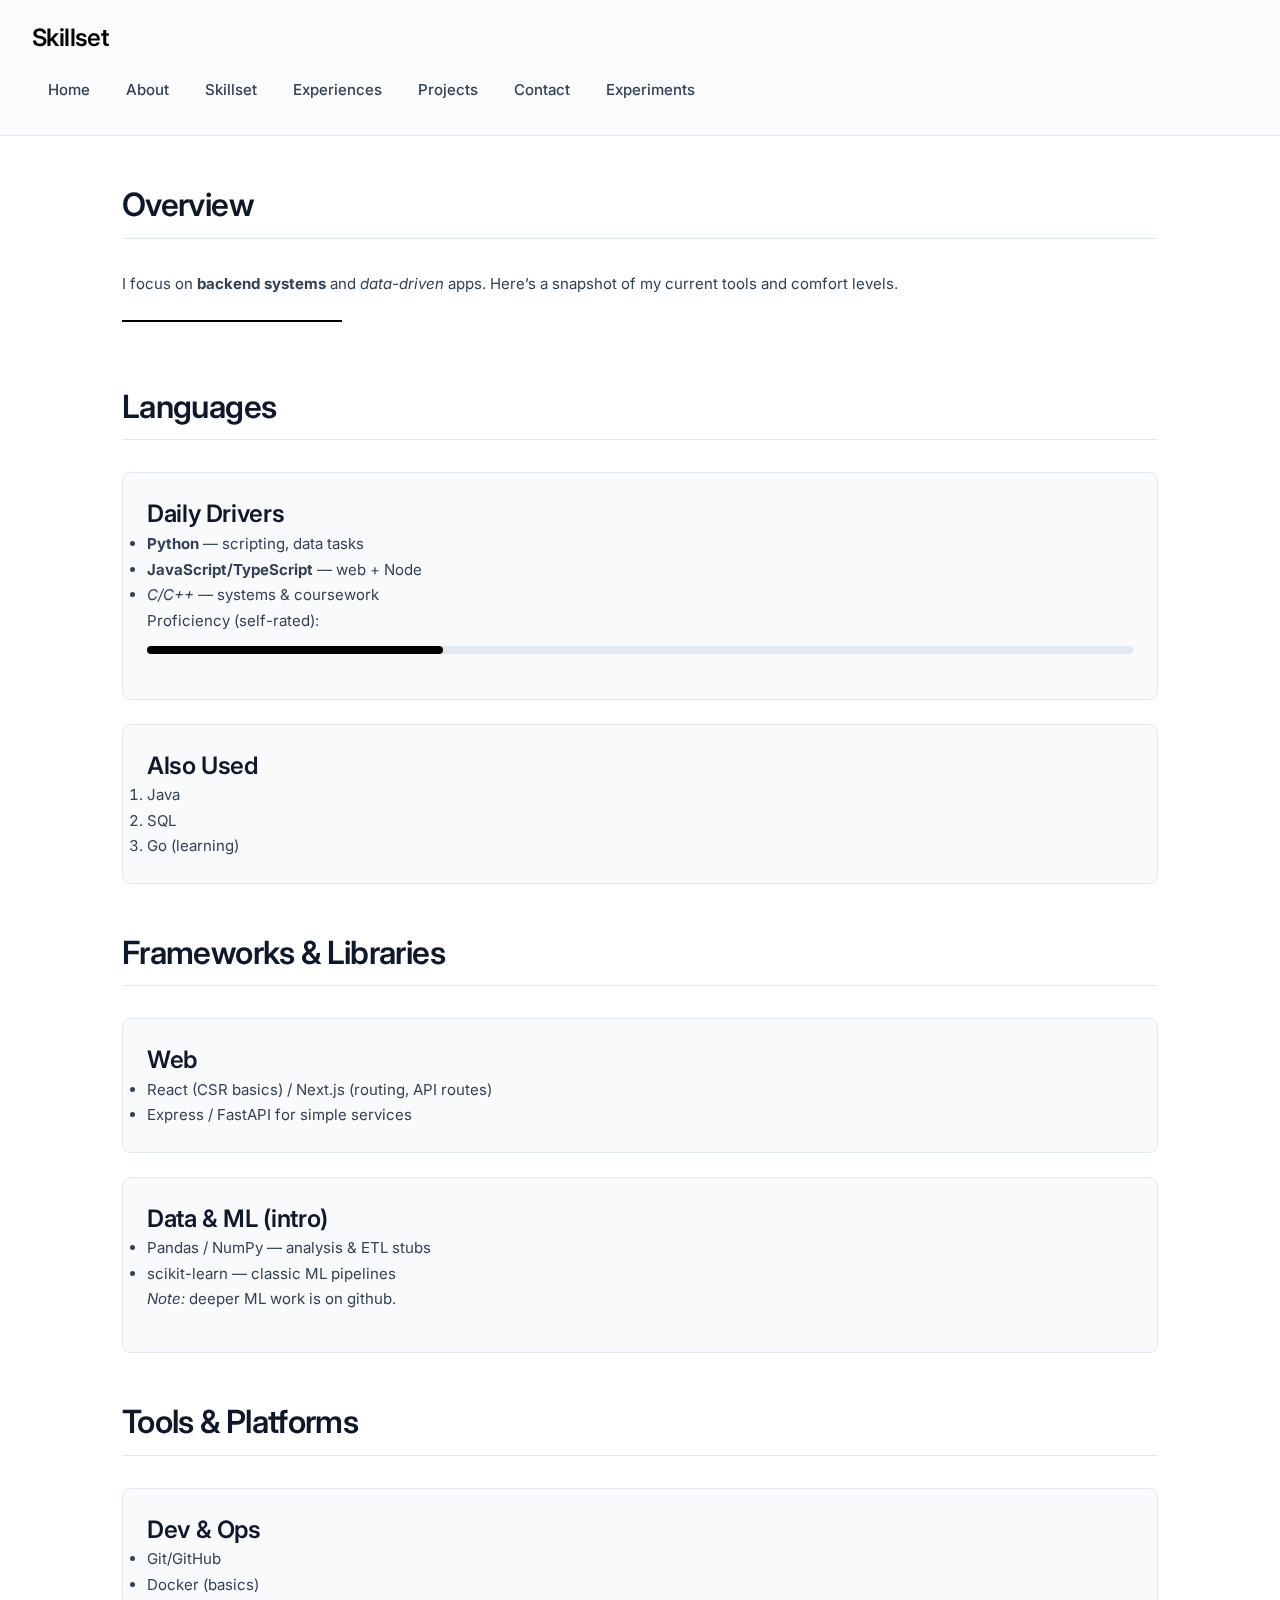
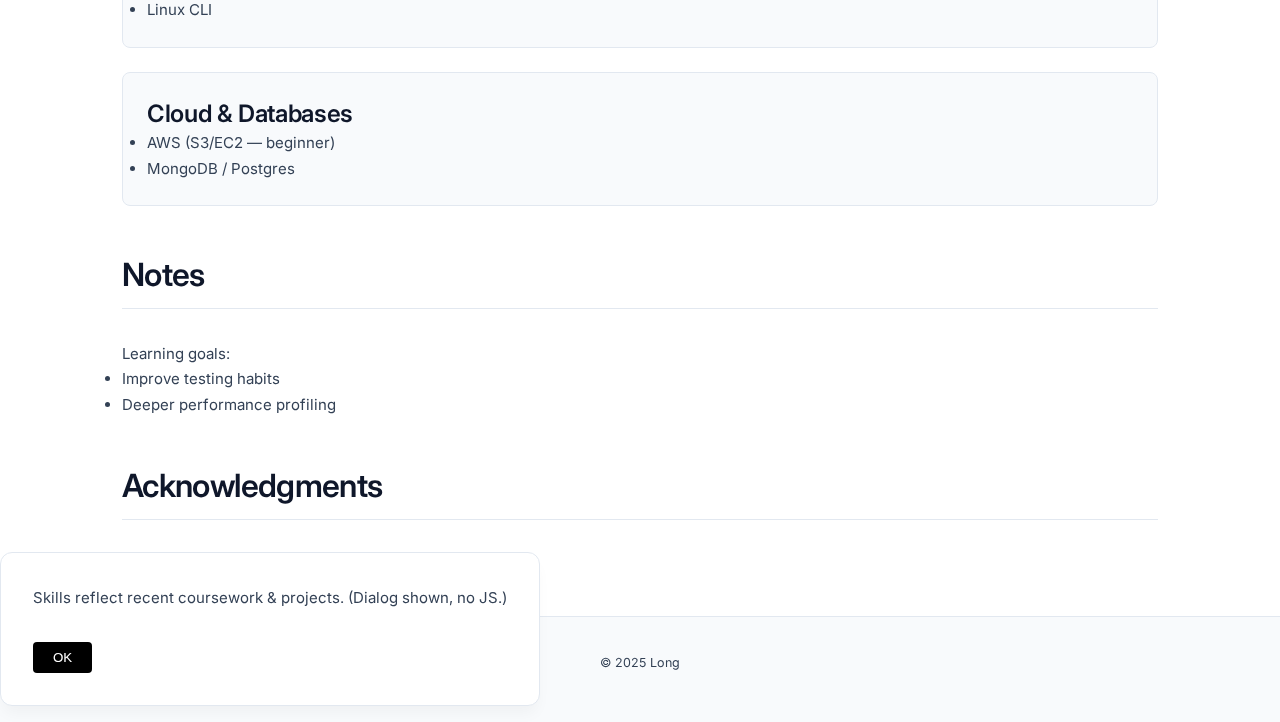
<file: skillset.html>
<!DOCTYPE html>
<html lang="en">
  <head>
    <meta charset="UTF-8" />
    <meta name="viewport" content="width=device-width, initial-scale=1.0" />
    <title>Long's Portfolio</title>

    <link rel="stylesheet" href="styles.css" />

  </head>
  <body>
    <header>
      <noscript>javascript is disabled.</noscript>
      <h1>Skillset</h1>
      <nav aria-label="Primary">
        <ul>
          <li><a href="index.html">Home</a></li>
          <li><a href="about.html">About</a></li>
          <li><a href="skillset.html">Skillset</a></li>
          <li><a href="experiences.html">Experiences</a></li>
          <li><a href="projects.html">Projects</a></li>
          <li><a href="contact.html">Contact</a></li>
          <li><a href="experiments.html">Experiments</a></li>
        </ul>
      </nav>
    </header>

    <main>
      <section aria-labelledby="overview">
        <h2 id="overview">Overview</h2>
        <p>
          I focus on <strong>backend systems</strong> and
          <em>data-driven</em> apps. Here’s a snapshot of my current tools and
          comfort levels.<br />
        </p>

        <svg width="220" height="18" role="img" aria-label="Divider line">
          <line x1="0" y1="9" x2="220" y2="9" stroke="black" stroke-width="2" />
        </svg>
      </section>

      <section aria-labelledby="langs">
        <h2 id="langs">Languages</h2>
        <article>
          <h3>Daily Drivers</h3>
          <ul>
            <li><b>Python</b> — scripting, data tasks</li>
            <li><strong>JavaScript/TypeScript</strong> — web + Node</li>
            <li><em>C/C++</em> — systems & coursework</li>
          </ul>
          <p>
            Proficiency (self-rated):
            <progress value="30" max="100">30%</progress>
          </p>
        </article>

        <article>
          <h3>Also Used</h3>
          <ol>
            <li>Java</li>
            <li>SQL</li>
            <li>Go (learning)</li>
          </ol>
        </article>
      </section>

      <section aria-labelledby="frameworks">
        <h2 id="frameworks">Frameworks & Libraries</h2>
        <article>
          <h3>Web</h3>
          <ul>
            <li>React (CSR basics) / Next.js (routing, API routes)</li>
            <li>Express / FastAPI for simple services</li>
          </ul>
        </article>

        <article>
          <h3>Data & ML (intro)</h3>
          <ul>
            <li>Pandas / NumPy — analysis & ETL stubs</li>
            <li>scikit-learn — classic ML pipelines</li>
          </ul>
          <p><i>Note:</i> deeper ML work is on github.</p>
        </article>
      </section>

      <section aria-labelledby="tools">
        <h2 id="tools">Tools & Platforms</h2>
        <article>
          <h3>Dev & Ops</h3>
          <ul>
            <li>Git/GitHub</li>
            <li>Docker (basics)</li>
            <li>Linux CLI</li>
          </ul>
        </article>

        <article>
          <h3>Cloud & Databases</h3>
          <ul>
            <li>AWS (S3/EC2 — beginner)</li>
            <li>MongoDB / Postgres</li>
          </ul>
        </article>
      </section>

      <section aria-labelledby="notes">
        <h2 id="notes">Notes</h2>
        <div>
          <span>Learning goals:</span>
          <ul>
            <li>Improve testing habits</li>
            <li>Deeper performance profiling</li>
          </ul>
        </div>
      </section>

      <section aria-labelledby="ack">
        <h2 id="ack">Acknowledgments</h2>
        <dialog open>
          <p>
            Skills reflect recent coursework & projects. (Dialog shown, no JS.)
          </p>
          <button type="button">OK</button>
        </dialog>
      </section>
    </main>

    <footer>
      <p><small>&copy; 2025 Long</small></p>
    </footer>
    <script>
      class HelloConsole extends HTMLElement {
        connectedCallback() {
          console.log("Hello world!");
        }
      }
      customElements.define("hello-console", HelloConsole);
    </script>
    <hello-console></hello-console>
    <script src="scripts.js"></script>
  </body>
</html>
</file>
<file: styles.css>
@import url("https://fonts.googleapis.com/css2?family=Inter:wght@300;400;500;600&display=swap");

:root {
  --primary-color: #0f172a;
  --secondary-color: #64748b;
  --accent-color: #000000;
  --text-color: #334155;
  --text-light: #64748b;
  --bg-color: #ffffff;
  --surface-color: #f8fafc;
  --border-color: #e2e8f0;
  --spacing: 1.5rem;
  --main-font: "Inter", -apple-system, BlinkMacSystemFont, "Segoe UI",
    sans-serif;
  --heading-font: "Inter", -apple-system, BlinkMacSystemFont, "Segoe UI",
    sans-serif;
  --radius-sm: 4px;
  --radius-md: 8px;
  --radius-lg: 12px;
  --shadow-sm: 0 1px 2px 0 rgb(0 0 0 / 0.02);
  --shadow-md: 0 4px 6px -1px rgb(0 0 0 / 0.03);
  --shadow-lg: 0 10px 15px -3px rgb(0 0 0 / 0.04);
}

:root[data-theme="dark"] {
  --primary-color: #f1f5f9;
  --secondary-color: #94a3b8;
  --accent-color: #ffffff;
  --text-color: #cbd5e1;
  --text-light: #94a3b8;
  --bg-color: #0f172a;
  --surface-color: #1e293b;
  --border-color: #334155;
  --shadow-sm: 0 1px 2px 0 rgb(0 0 0 / 0.4);
  --shadow-md: 0 4px 6px -1px rgb(0 0 0 / 0.5);
  --shadow-lg: 0 10px 15px -3px rgb(0 0 0 / 0.6);
}

* {
  margin: 0;
  padding: 0;
  box-sizing: border-box;
}

@keyframes fadeIn {
  from {
    opacity: 0;
    transform: translateY(20px);
  }
  to {
    opacity: 1;
    transform: translateY(0);
  }
}

@keyframes slideIn {
  from {
    opacity: 0;
    transform: translateX(-20px);
  }
  to {
    opacity: 1;
    transform: translateX(0);
  }
}

@keyframes pulse {
  0%, 100% {
    opacity: 1;
  }
  50% {
    opacity: 0.5;
  }
}

@keyframes shimmer {
  0% {
    background-position: -1000px 0;
  }
  100% {
    background-position: 1000px 0;
  }
}

@keyframes spin {
  to {
    transform: rotate(360deg);
  }
}

body {
  font-family: var(--main-font);
  line-height: 1.7;
  color: var(--text-color);
  background-color: var(--bg-color);
  min-height: 100dvh;
  view-transition-name: page;
  font-size: 15px;
  font-weight: 400;
  -webkit-font-smoothing: antialiased;
  -moz-osx-font-smoothing: grayscale;
  animation: fadeIn 0.5s ease-out;
}

h1 {
  font-family: var(--heading-font);
  font-size: clamp(1.75rem, 4vw, 2.5rem);
  font-weight: 600;
  color: var(--primary-color);
  margin-bottom: 0.5rem;
  letter-spacing: -0.025em;
  line-height: 1.2;
}

h2 {
  font-family: var(--heading-font);
  font-size: clamp(1.5rem, 3vw, 2rem);
  font-weight: 600;
  color: var(--primary-color);
  margin-top: 2rem;
  margin-bottom: 1rem;
  letter-spacing: -0.02em;
  line-height: 1.3;
}

h3 {
  font-family: var(--heading-font);
  font-size: clamp(1.125rem, 2vw, 1.5rem);
  font-weight: 600;
  color: var(--primary-color);
  letter-spacing: -0.015em;
  line-height: 1.4;
}

p {
  margin-bottom: 1rem;
  color: var(--text-color);
}

header {
  background: var(--surface-color);
  border-bottom: 1px solid var(--border-color);
  padding: 1.5rem 2rem;
  position: sticky;
  top: 0;
  z-index: 100;
  backdrop-filter: blur(8px);
  background: rgba(248, 250, 252, 0.8);
}

:root[data-theme="dark"] header {
  background: rgba(30, 41, 59, 0.8);
}

header h1 {
  color: var(--accent-color);
  margin: 0;
  font-size: 1.5rem;
}

header nav {
  margin-top: 1rem;
}

header nav ul {
  list-style: none;
  display: flex;
  flex-wrap: wrap;
  gap: 0.25rem;
}

header nav ul li a {
  color: var(--text-color);
  text-decoration: none;
  padding: 0.5rem 1rem;
  border-radius: var(--radius-sm);
  transition: all 0.3s cubic-bezier(0.4, 0, 0.2, 1);
  display: block;
  font-size: 0.9375rem;
  font-weight: 500;
  position: relative;
  overflow: hidden;
}

header nav ul li a::after {
  content: '';
  position: absolute;
  bottom: 0;
  left: 50%;
  width: 0;
  height: 2px;
  background: var(--accent-color);
  transition: all 0.3s cubic-bezier(0.4, 0, 0.2, 1);
  transform: translateX(-50%);
}

header nav ul li a:hover {
  background: var(--border-color);
  color: var(--accent-color);
  transform: translateY(-1px);
}

header nav ul li a:hover::after {
  width: 80%;
}

header nav ul li a[aria-current="page"] {
  background: var(--accent-color);
  color: var(--bg-color);
}

main {
  max-width: 1100px;
  margin: 0 auto;
  padding: 3rem 2rem;
  min-height: 70dvh;
  animation: fadeIn 0.6s ease-out 0.1s both;
}

section {
  background: transparent;
  padding: 0;
  margin-bottom: 3rem;
  animation: fadeIn 0.7s ease-out 0.2s both;
}

section h2 {
  margin-top: 0;
  margin-bottom: 2rem;
  padding-bottom: 0.75rem;
  border-bottom: 1px solid var(--border-color);
}

section:has(form) {
  background: var(--surface-color);
  border: 1px solid var(--border-color);
  border-radius: var(--radius-lg);
  padding: 2rem;
}

section:has(project-card) {
  display: grid;
  grid-template-columns: repeat(auto-fit, minmax(320px, 1fr));
  gap: 2rem;
  grid-auto-rows: auto;
}

section:has(project-card) h2 {
  grid-column: 1 / -1;
}

article {
  background: var(--surface-color);
  padding: 1.5rem;
  border-radius: var(--radius-md);
  border: 1px solid var(--border-color);
  margin-bottom: 1.5rem;
  transition: all 0.3s cubic-bezier(0.4, 0, 0.2, 1);
  animation: fadeIn 0.5s ease-out both;
}

article:hover {
  box-shadow: var(--shadow-lg);
  border-color: var(--secondary-color);
  transform: translateY(-4px);
}

article:has(time) {
  border-left: 3px solid var(--accent-color);
}

experience-item {
  display: block;
  background: var(--surface-color);
  padding: 1.5rem;
  border-radius: var(--radius-md);
  border: 1px solid var(--border-color);
  margin-bottom: 1.5rem;
  transition: all 0.2s cubic-bezier(0.4, 0, 0.2, 1);
}

experience-item:hover {
  box-shadow: var(--shadow-md);
  border-color: var(--secondary-color);
}

experience-item h3 {
  margin-bottom: 0.5rem;
}

experience-item time {
  color: var(--text-light);
  font-size: 0.875rem;
  font-weight: 500;
}

experience-item dl {
  display: grid;
  grid-template-columns: auto 1fr;
  gap: 0.5rem 1.5rem;
  margin: 1rem 0;
}

experience-item dl dt {
  font-weight: 600;
  color: var(--primary-color);
  font-size: 0.875rem;
}

experience-item dl dd {
  color: var(--text-color);
}

experience-item ul,
experience-item ol {
  margin-left: 1.5rem;
  margin-top: 1rem;
}

form fieldset {
  border: 1px solid var(--border-color);
  border-radius: var(--radius-md);
  padding: 1.5rem;
  margin-bottom: 1.5rem;
}

form fieldset legend {
  font-weight: 600;
  color: var(--primary-color);
  padding: 0 0.5rem;
  font-size: 0.9375rem;
}

form label {
  display: block;
  font-weight: 500;
  margin-top: 1rem;
  margin-bottom: 0.375rem;
  color: var(--primary-color);
  font-size: 0.9375rem;
}

form input,
form textarea {
  width: 100%;
  padding: 0.625rem 0.875rem;
  border: 1px solid var(--border-color);
  border-radius: var(--radius-sm);
  font-family: var(--main-font);
  transition: all 0.3s cubic-bezier(0.4, 0, 0.2, 1);
  background: var(--bg-color);
  color: var(--text-color);
  font-size: 0.9375rem;
}

form input:hover,
form textarea:hover {
  border-color: var(--secondary-color);
}

form input:focus,
form textarea:focus {
  outline: none;
  border-color: var(--accent-color);
  box-shadow: 0 0 0 3px rgba(0, 0, 0, 0.05);
  transform: translateY(-1px);
}

form input:invalid:not(:placeholder-shown),
form textarea:invalid:not(:placeholder-shown) {
  border-color: #ef4444;
}

form input:valid:not(:placeholder-shown),
form textarea:valid:not(:placeholder-shown) {
  border-color: #10b981;
}

:root[data-theme="dark"] form input:focus,
:root[data-theme="dark"] form textarea:focus {
  box-shadow: 0 0 0 3px rgba(255, 255, 255, 0.05);
}

form button {
  margin-top: 1.5rem;
  padding: 0.625rem 1.5rem;
  background: var(--accent-color);
  color: var(--bg-color);
  border: none;
  border-radius: var(--radius-sm);
  font-weight: 500;
  cursor: pointer;
  transition: all 0.3s cubic-bezier(0.4, 0, 0.2, 1);
  font-size: 0.9375rem;
  position: relative;
  overflow: hidden;
}

form button::before {
  content: '';
  position: absolute;
  top: 50%;
  left: 50%;
  width: 0;
  height: 0;
  border-radius: 50%;
  background: rgba(255, 255, 255, 0.2);
  transform: translate(-50%, -50%);
  transition: width 0.6s, height 0.6s;
}

form button:hover::before {
  width: 300px;
  height: 300px;
}

form button:hover {
  transform: translateY(-2px) scale(1.02);
  box-shadow: 0 8px 16px -4px rgba(0, 0, 0, 0.15);
}

form button:active {
  transform: translateY(0) scale(0.98);
}

picture {
  display: block;
  margin: 1.5rem 0;
  border-radius: var(--radius-md);
  overflow: hidden;
  box-shadow: var(--shadow-sm);
  transition: box-shadow 0.3s cubic-bezier(0.4, 0, 0.2, 1);
}

picture:hover {
  box-shadow: var(--shadow-md);
}

picture img {
  max-width: 100%;
  height: auto;
  border-radius: var(--radius-md);
  transition: transform 0.5s cubic-bezier(0.4, 0, 0.2, 1);
  display: block;
}

picture:hover img {
  transform: scale(1.05);
}

progress {
  width: 100%;
  height: 0.5rem;
  border-radius: var(--radius-sm);
  appearance: none;
}

progress::-webkit-progress-bar {
  background: var(--border-color);
  border-radius: var(--radius-sm);
}

progress::-webkit-progress-value {
  background: var(--accent-color);
  border-radius: var(--radius-sm);
}

progress::-moz-progress-bar {
  background: var(--accent-color);
  border-radius: var(--radius-sm);
}

dialog {
  border: 1px solid var(--border-color);
  border-radius: var(--radius-lg);
  padding: 2rem;
  max-width: 90dvw;
  box-shadow: var(--shadow-lg);
  background: var(--bg-color);
}

dialog button {
  margin-top: 1rem;
  padding: 0.5rem 1.25rem;
  background: var(--accent-color);
  color: var(--bg-color);
  border: none;
  border-radius: var(--radius-sm);
  cursor: pointer;
  font-weight: 500;
  transition: all 0.2s cubic-bezier(0.4, 0, 0.2, 1);
}

dialog button:hover {
  opacity: 0.9;
}

footer {
  background: var(--surface-color);
  color: var(--text-color);
  padding: 2rem;
  text-align: center;
  margin-top: auto;
  border-top: 1px solid var(--border-color);
}

a {
  color: var(--accent-color);
  transition: all 0.2s cubic-bezier(0.4, 0, 0.2, 1);
  text-decoration: none;
  border-bottom: 1px solid transparent;
}

a:hover {
  border-bottom-color: var(--accent-color);
}

picture img {
  object-fit: cover;
  object-position: center;
}

img {
  max-width: 100%;
  height: auto;
  display: block;
}

audio,
video {
  max-width: 100%;
  border-radius: var(--radius-md);
  margin: 1rem 0;
}

canvas {
  max-width: 100%;
  border-radius: var(--radius-md);
}

iframe {
  max-width: 100%;
  border-radius: var(--radius-md);
  border: 1px solid var(--border-color);
}

.menu-toggle {
  display: none;
}

#menu-checkbox {
  display: none;
}

.menu-icon {
  display: none;
  background: none;
  border: none;
  color: var(--text-color);
  font-size: 1.5rem;
  cursor: pointer;
  padding: 0.5rem;
}

#theme-toggle {
  position: fixed;
  top: 1rem;
  right: 1rem;
  z-index: 1000;
  background: var(--surface-color);
  border: 1px solid var(--border-color);
  border-radius: var(--radius-sm);
  padding: 0.5rem 0.75rem;
  font-size: 0.875rem;
  font-weight: 500;
  color: var(--text-color);
  cursor: pointer;
  transition: all 0.2s cubic-bezier(0.4, 0, 0.2, 1);
  font-family: var(--main-font);
}

#theme-toggle:hover {
  background: var(--border-color);
}

.data-controls {
  display: flex;
  gap: 1rem;
  justify-content: center;
  align-items: center;
  flex-wrap: wrap;
}

.data-btn {
  padding: 0.75rem 1.5rem;
  background: var(--accent-color);
  color: var(--bg-color);
  border: none;
  border-radius: var(--radius-sm);
  font-weight: 500;
  cursor: pointer;
  transition: all 0.3s cubic-bezier(0.4, 0, 0.2, 1);
  font-size: 0.9375rem;
  font-family: var(--main-font);
  position: relative;
  overflow: hidden;
}

.data-btn::after {
  content: '';
  position: absolute;
  top: 50%;
  left: 50%;
  width: 0;
  height: 0;
  border-radius: 50%;
  background: rgba(255, 255, 255, 0.3);
  transform: translate(-50%, -50%);
  transition: width 0.5s, height 0.5s;
}

.data-btn:hover::after {
  width: 200px;
  height: 200px;
}

.data-btn:hover {
  transform: translateY(-2px) scale(1.05);
  box-shadow: 0 6px 20px -6px rgba(0, 0, 0, 0.2);
}

.data-btn:active {
  transform: translateY(0) scale(1);
}

.data-btn:disabled {
  opacity: 0.6;
  cursor: not-allowed;
  transform: none;
}

/* Loading States */
.loading {
  pointer-events: none;
  position: relative;
}

.loading::before {
  content: '';
  position: absolute;
  top: 50%;
  left: 50%;
  width: 16px;
  height: 16px;
  margin: -8px 0 0 -8px;
  border: 2px solid var(--bg-color);
  border-top-color: transparent;
  border-radius: 50%;
  animation: spin 0.6s linear infinite;
  z-index: 1;
}

.loading.data-btn::after {
  display: none;
}

/* Skeleton Screens */
.skeleton {
  background: linear-gradient(
    90deg,
    var(--surface-color) 0%,
    var(--border-color) 20%,
    var(--surface-color) 40%,
    var(--surface-color) 100%
  );
  background-size: 200% 100%;
  animation: shimmer 2s ease-in-out infinite;
  border-radius: var(--radius-md);
  position: relative;
  overflow: hidden;
  opacity: 0.6;
  border: 1px solid var(--border-color);
}

.skeleton::after {
  content: '';
  position: absolute;
  top: 0;
  left: 0;
  right: 0;
  bottom: 0;
  background: linear-gradient(
    90deg,
    transparent 0%,
    rgba(255, 255, 255, 0.05) 50%,
    transparent 100%
  );
  animation: shimmer 2s ease-in-out infinite;
}

.skeleton-card {
  height: 420px;
  margin-bottom: 2rem;
  animation: fadeIn 0.3s ease-out;
}

.skeleton-text {
  height: 1rem;
  margin-bottom: 0.5rem;
  width: 100%;
}

.skeleton-text.short {
  width: 60%;
}

.skeleton-title {
  height: 1.5rem;
  margin-bottom: 1rem;
  width: 80%;
}

@media (max-width: 768px) {
  .menu-icon {
    display: block;
  }

  header {
    padding: 1rem 1.5rem;
  }

  header nav ul {
    flex-direction: column;
    gap: 0.25rem;
    max-height: 0;
    overflow: hidden;
    transition: max-height 0.3s cubic-bezier(0.4, 0, 0.2, 1);
  }

  #menu-checkbox:checked ~ nav ul {
    max-height: 500px;
  }

  #menu-checkbox:checked ~ .menu-icon::before {
    content: "✕";
  }

  .menu-icon::before {
    content: "☰";
  }

  header nav ul li a {
    padding: 0.75rem 1rem;
    width: 100%;
  }

  main {
    padding: 2rem 1.5rem;
  }

  section {
    margin-bottom: 2rem;
  }

  section:has(project-card) {
    grid-template-columns: 1fr;
    gap: 1.5rem;
  }

  h2 {
    font-size: 1.5rem;
  }

  h3 {
    font-size: 1.25rem;
  }

  experience-item {
    padding: 1.25rem;
  }

  experience-item picture img {
    width: 100%;
    height: auto;
  }

  article {
    padding: 1.25rem;
  }
}

@media (max-width: 480px) {
  body {
    font-size: 14px;
  }

  h1 {
    font-size: 1.5rem;
  }

  header {
    padding: 1rem;
  }

  main {
    padding: 1.5rem 1rem;
  }

  section {
    margin-bottom: 1.5rem;
  }

  section:has(form) {
    padding: 1.5rem;
  }

  form fieldset {
    padding: 1rem;
  }

  dialog {
    padding: 1.5rem;
    max-width: 95dvw;
  }

  experience-item {
    padding: 1rem;
  }

  article {
    padding: 1rem;
  }
}

@media (min-width: 769px) and (max-width: 1199px) {
  main {
    padding: 2.5rem 2rem;
  }

  header nav ul {
    gap: 0.5rem;
  }
}

@media (min-width: 1200px) {
  section:has(form) {
    max-width: 800px;
    margin-left: auto;
    margin-right: auto;
  }
}

@media print {
  header,
  footer,
  nav {
    display: none;
  }

  main {
    padding: 0;
    max-width: 100%;
  }

  section {
    page-break-inside: avoid;
    box-shadow: none;
  }

  article,
  experience-item {
    border: 1px solid #ddd;
  }
}
</file>
